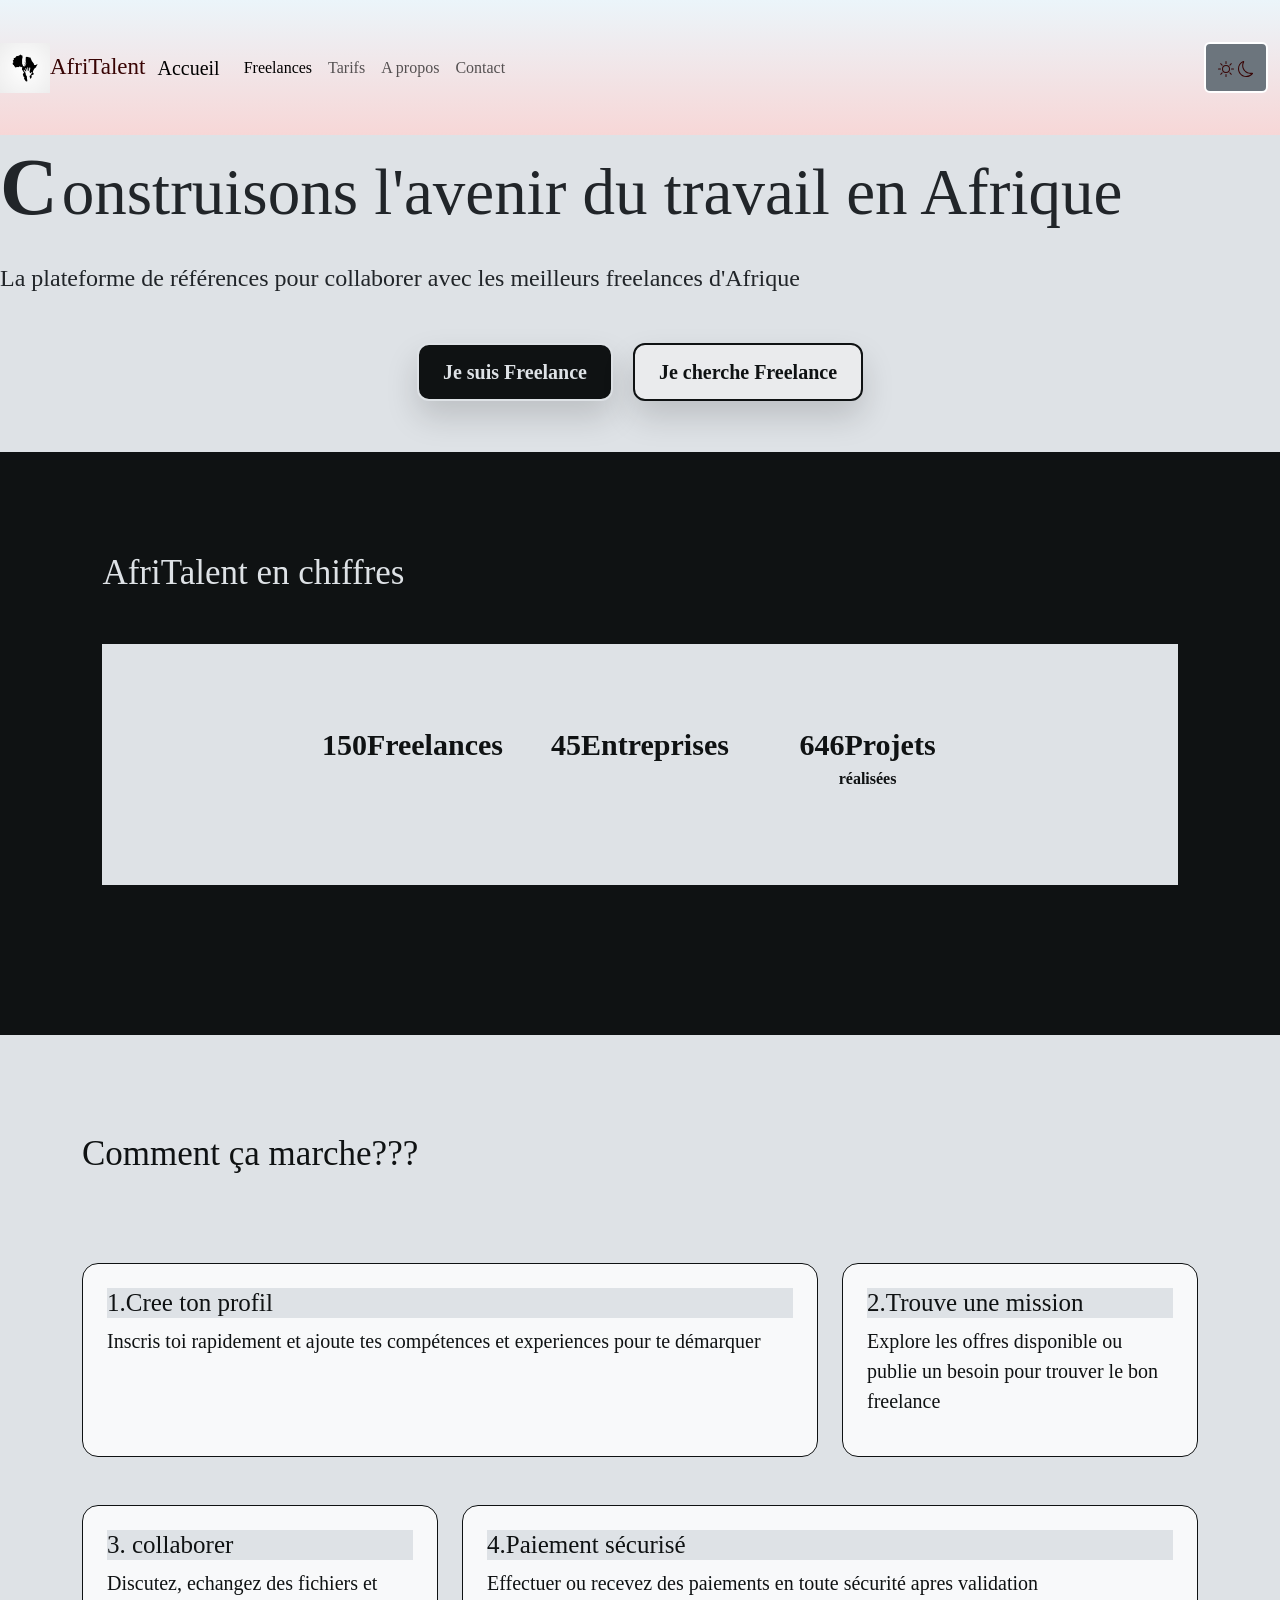
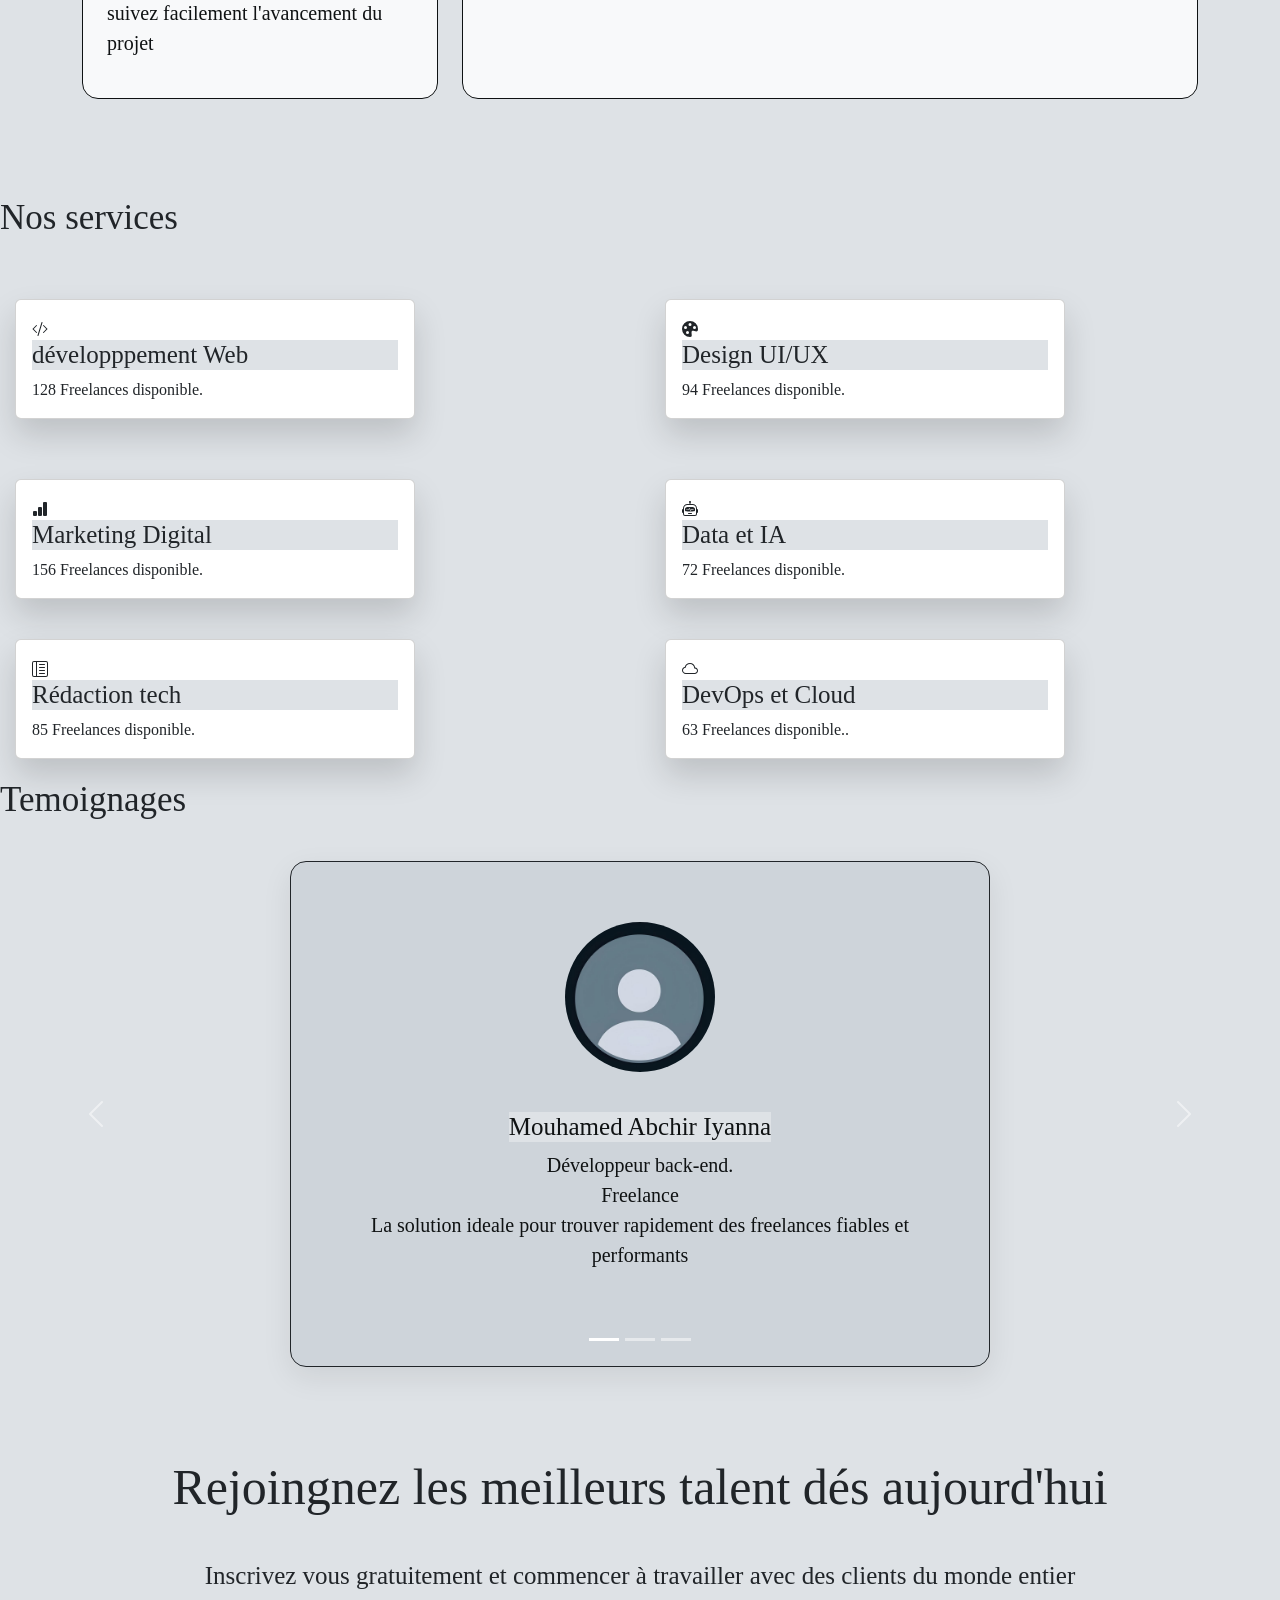
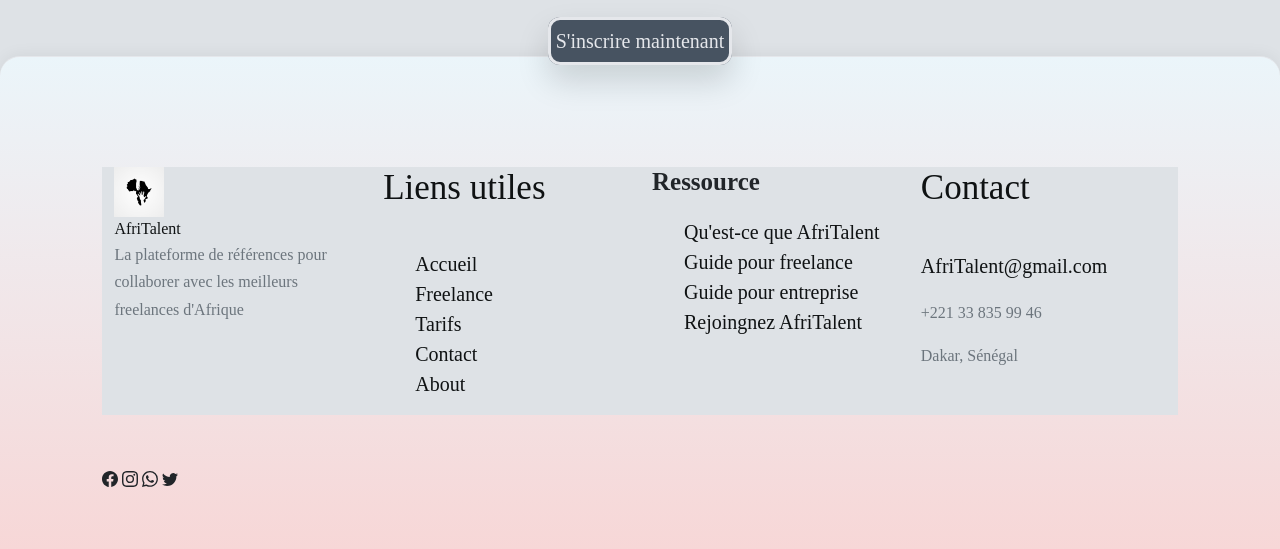
<file: index.html>
<!DOCTYPE html>
<html lang="fr">
<head> 
    <meta charset="UTF-8"> 
    <meta name="viewport" content="width=device-width, initial-scale=1.0"> 
    <title>AfriTalent — Accueil</title> 

    <!-- Bootstrap 5 via CDN : feuille de style --> 
    <link 
href="https://cdn.jsdelivr.net/npm/bootstrap@5.3.0/dist/css/bootstrap.min.css" 
rel="stylesheet">

    <!-- Votre feuille de style personnelle --> 
    <link rel="stylesheet" href="css/style.css">


    <!-- lien google font -->
<style>
@import url('https://fonts.googleapis.com/css2?family=Playwrite+AR+Guides&family=Playwrite+GB+J+Guides:ital@0;1&family=Playwrite+MX+Guides&display=swap');
</style>
</head>
<body> 

    <!-- Le contenu de la page sera ajoute ici --> 

<nav class="navbar navbar-expand-lg bg-body-tertiary">
  <img src="images/Logo-Design.jpg" alt="logo" width="50"><span>AfriTalent</span>
  <div class="container-fluid">
    <a class="navbar-brand" href="index.html">Accueil</a>
    <button class="navbar-toggler" type="button" data-bs-toggle="collapse" data-bs-target="#navbarNav" aria-controls="navbarNav" aria-expanded="false" aria-label="Toggle navigation">
      <span class="navbar-toggler-icon"></span>
    </button>
    <div class="collapse navbar-collapse" id="navbarNav">
      <ul class="navbar-nav">
        <li class="nav-item">
          <a class="nav-link active" aria-current="page" href="Freelances.html">Freelances</a>
        </li>
        <li class="nav-item">
          <a class="nav-link" href="Tarifs.html">Tarifs</a>
        </li>
        <li class="nav-item">
          <a class="nav-link" href="About.html">A propos</a>
        </li>
        <li class="nav-item">
          <a class="nav-link"  href="Contact.html">Contact</a>
        </li>
      </ul>
    </div>
    <button id="theme-toggle" class="btn btn-secondary ms-2" type="button">
        <span class="icon-light"><svg xmlns="http://www.w3.org/2000/svg" width="16" height="16" fill="currentColor" class="bi bi-sun" viewBox="0 0 16 16">
        <path d="M8 11a3 3 0 1 1 0-6 3 3 0 0 1 0 6m0 1a4 4 0 1 0 0-8 4 4 0 0 0 0 8M8 0a.5.5 0 0 1 .5.5v2a.5.5 0 0 1-1 0v-2A.5.5 0 0 1 8 0m0 13a.5.5 0 0 1 .5.5v2a.5.5 0 0 1-1 0v-2A.5.5 0 0 1 8 13m8-5a.5.5 0 0 1-.5.5h-2a.5.5 0 0 1 0-1h2a.5.5 0 0 1 .5.5M3 8a.5.5 0 0 1-.5.5h-2a.5.5 0 0 1 0-1h2A.5.5 0 0 1 3 8m10.657-5.657a.5.5 0 0 1 0 .707l-1.414 1.415a.5.5 0 1 1-.707-.708l1.414-1.414a.5.5 0 0 1 .707 0m-9.193 9.193a.5.5 0 0 1 0 .707L3.05 13.657a.5.5 0 0 1-.707-.707l1.414-1.414a.5.5 0 0 1 .707 0m9.193 2.121a.5.5 0 0 1-.707 0l-1.414-1.414a.5.5 0 0 1 .707-.707l1.414 1.414a.5.5 0 0 1 0 .707M4.464 4.465a.5.5 0 0 1-.707 0L2.343 3.05a.5.5 0 1 1 .707-.707l1.414 1.414a.5.5 0 0 1 0 .708"/>
        </svg></span>
        <span class="icon-dark"><svg xmlns="http://www.w3.org/2000/svg" width="16" height="16" fill="currentColor" class="bi bi-moon" viewBox="0 0 16 16">
        <path d="M6 .278a.77.77 0 0 1 .08.858 7.2 7.2 0 0 0-.878 3.46c0 4.021 3.278 7.277 7.318 7.277q.792-.001 1.533-.16a.79.79 0 0 1 .81.316.73.73 0 0 1-.031.893A8.35 8.35 0 0 1 8.344 16C3.734 16 0 12.286 0 7.71 0 4.266 2.114 1.312 5.124.06A.75.75 0 0 1 6 .278M4.858 1.311A7.27 7.27 0 0 0 1.025 7.71c0 4.02 3.279 7.276 7.319 7.276a7.32 7.32 0 0 0 5.205-2.162q-.506.063-1.029.063c-4.61 0-8.343-3.714-8.343-8.29 0-1.167.242-2.278.681-3.286"/>
        </svg></span>
      </button>
  </div>
</nav>
  
<!--main represente le contenu principal du corps-->
<main>
      <!--Section Hero accroche principale et sous titre-->
  <section id="Hero">
    <h1>Construisons l'avenir du travail en Afrique</h1>
    <h2>La plateforme de références pour collaborer avec les meilleurs freelances d'Afrique</h2>
    <div class="container">
      <a href="#" class="btn_primary">Je suis Freelance</a>
      <a href="#" class="btn_secondary">Je cherche Freelance</a>
    </div>
    </section>

    <!--Section statistique-->
 <section id="statistiques" class="fade-in-section "> 
  <h2>AfriTalent en chiffres</h2> 
  <div class="container py-5"> 
    
    <div class="row text-center"> 
      <div class="col-12 col-md-6 col-lg-4 "><p><span class="statistique" data-target="150">0</span>Freelances</p></div> 
      <div class="col-12 col-md-6 col-lg-4 "><p><span class="statistique" data-target="45">0</span>Entreprises</p></div> 
      <div class="col-12 col-md-6 col-lg-4 "><p><span class="statistique" data-target="2500">0</span>Projets réalisées</p></div> 
    </div> 
  </div> 
</section> 

  <!--Section Comment ça marche-->
<section id="marche">
<div class="container py-5">
  <div class="row g-4">
      <h2>Comment ça marche???</h2>
    <div class="col-md-8 bento-col">
      <div class="bento">
        <h3>1.Cree ton profil</h3>
        <p>Inscris toi rapidement et ajoute tes compétences et experiences pour te démarquer</p>
      </div>
    </div>

    <div class="col-md-4 bento-col">
      <div class="bento">
        <h3>2.Trouve une mission</h3>
        <p>Explore les offres disponible ou publie un besoin pour trouver le bon freelance</p>
      </div>
    </div>

    <div class="col-md-4 bento-col">
      <div class="bento">
        <h3> 3. collaborer</h3>
        <p>Discutez, echangez des fichiers et suivez facilement l'avancement du projet</p>
      </div>
    </div>

    <div class="col-md-8 bento-col">
      <div class="bento">
        <h3>4.Paiement sécurisé</h3>
        <p>Effectuer ou recevez des paiements en toute sécurité apres validation</p>
    </div>
   </div>
  </div>
</div>

</section>

  <!--Section Service carte et icone bootstrap-->
<section id="Service">
  <h2>Nos services</h2>
<div class="service">
  <div class="col">
    <div class="card">
      <div class="card-body">

        <!--Bootstrap icons-->
        <svg xmlns="http://www.w3.org/2000/svg" width="16" height="16" fill="currentColor" class="bi bi-code-slash" viewBox="0 0 16 16">
           <path d="M10.478 1.647a.5.5 0 1 0-.956-.294l-4 13a.5.5 0 0 0 .956.294zM4.854 4.146a.5.5 0 0 1 0 .708L1.707 8l3.147 3.146a.5.5 0 0 1-.708.708l-3.5-3.5a.5.5 0 0 1 0-.708l3.5-3.5a.5.5 0 0 1 .708 0m6.292 0a.5.5 0 0 0 0 .708L14.293 8l-3.147 3.146a.5.5 0 0 0 .708.708l3.5-3.5a.5.5 0 0 0 0-.708l-3.5-3.5a.5.5 0 0 0-.708 0"/>
        </svg>
        <h3 class="card-title">développpement Web</h3>
        <p class="card-text">128 Freelances disponible.</p>
      </div>
    </div>
  </div>
  <div class="col">
    <div class="card">
      <div class="card-body">
        <svg xmlns="http://www.w3.org/2000/svg" width="16" height="16" fill="currentColor" class="bi bi-palette-fill" viewBox="0 0 16 16">
          <path d="M12.433 10.07C14.133 10.585 16 11.15 16 8a8 8 0 1 0-8 8c1.996 0 1.826-1.504 1.649-3.08-.124-1.101-.252-2.237.351-2.92.465-.527 1.42-.237 2.433.07M8 5a1.5 1.5 0 1 1 0-3 1.5 1.5 0 0 1 0 3m4.5 3a1.5 1.5 0 1 1 0-3 1.5 1.5 0 0 1 0 3M5 6.5a1.5 1.5 0 1 1-3 0 1.5 1.5 0 0 1 3 0m.5 6.5a1.5 1.5 0 1 1 0-3 1.5 1.5 0 0 1 0 3"/>
        </svg>
        <h3 class="card-title">Design UI/UX</h3>
        <p class="card-text">94 Freelances disponible.</p>
      </div>
    </div>
  </div>
  <div class="col">
    <div class="card">
      <div class="card-body">
        <svg xmlns="http://www.w3.org/2000/svg" width="16" height="16" fill="currentColor" class="bi bi-bar-chart-fill" viewBox="0 0 16 16">
          <path d="M1 11a1 1 0 0 1 1-1h2a1 1 0 0 1 1 1v3a1 1 0 0 1-1 1H2a1 1 0 0 1-1-1zm5-4a1 1 0 0 1 1-1h2a1 1 0 0 1 1 1v7a1 1 0 0 1-1 1H7a1 1 0 0 1-1-1zm5-5a1 1 0 0 1 1-1h2a1 1 0 0 1 1 1v12a1 1 0 0 1-1 1h-2a1 1 0 0 1-1-1z"/>
        </svg>
        <h3 class="card-title">Marketing Digital</h3>
        <p class="card-text">156 Freelances disponible.</p>
      </div>
    </div>
  </div>
  <div class="col">
    <div class="card">
      <div class="card-body">
        <svg xmlns="http://www.w3.org/2000/svg" width="16" height="16" fill="currentColor" class="bi bi-robot" viewBox="0 0 16 16">
           <path d="M6 12.5a.5.5 0 0 1 .5-.5h3a.5.5 0 0 1 0 1h-3a.5.5 0 0 1-.5-.5M3 8.062C3 6.76 4.235 5.765 5.53 5.886a26.6 26.6 0 0 0 4.94 0C11.765 5.765 13 6.76 13 8.062v1.157a.93.93 0 0 1-.765.935c-.845.147-2.34.346-4.235.346s-3.39-.2-4.235-.346A.93.93 0 0 1 3 9.219zm4.542-.827a.25.25 0 0 0-.217.068l-.92.9a25 25 0 0 1-1.871-.183.25.25 0 0 0-.068.495c.55.076 1.232.149 2.02.193a.25.25 0 0 0 .189-.071l.754-.736.847 1.71a.25.25 0 0 0 .404.062l.932-.97a25 25 0 0 0 1.922-.188.25.25 0 0 0-.068-.495c-.538.074-1.207.145-1.98.189a.25.25 0 0 0-.166.076l-.754.785-.842-1.7a.25.25 0 0 0-.182-.135"/>
            <path d="M8.5 1.866a1 1 0 1 0-1 0V3h-2A4.5 4.5 0 0 0 1 7.5V8a1 1 0 0 0-1 1v2a1 1 0 0 0 1 1v1a2 2 0 0 0 2 2h10a2 2 0 0 0 2-2v-1a1 1 0 0 0 1-1V9a1 1 0 0 0-1-1v-.5A4.5 4.5 0 0 0 10.5 3h-2zM14 7.5V13a1 1 0 0 1-1 1H3a1 1 0 0 1-1-1V7.5A3.5 3.5 0 0 1 5.5 4h5A3.5 3.5 0 0 1 14 7.5"/>
        </svg>
        <h3 class="card-title">Data et IA</h3>
        <p class="card-text">72 Freelances disponible.</p>
      </div>
    </div>
  </div>
</div>
<div class="service">
  <div class="col">
    <div class="card">
      <div class="card-body">
        <svg xmlns="http://www.w3.org/2000/svg" width="16" height="16" fill="currentColor" class="bi bi-layout-text-sidebar-reverse" viewBox="0 0 16 16">
          <path d="M12.5 3a.5.5 0 0 1 0 1h-5a.5.5 0 0 1 0-1zm0 3a.5.5 0 0 1 0 1h-5a.5.5 0 0 1 0-1zm.5 3.5a.5.5 0 0 0-.5-.5h-5a.5.5 0 0 0 0 1h5a.5.5 0 0 0 .5-.5m-.5 2.5a.5.5 0 0 1 0 1h-5a.5.5 0 0 1 0-1z"/>
          <path d="M16 2a2 2 0 0 0-2-2H2a2 2 0 0 0-2 2v12a2 2 0 0 0 2 2h12a2 2 0 0 0 2-2zM4 1v14H2a1 1 0 0 1-1-1V2a1 1 0 0 1 1-1zm1 0h9a1 1 0 0 1 1 1v12a1 1 0 0 1-1 1H5z"/>
        </svg>
        <h3 class="card-title">Rédaction tech</h3>
        <p class="card-text">85 Freelances disponible.</p>
      </div>
    </div>
  </div>
  <div class="col">
    <div class="card">
      <div class="card-body">
        <svg xmlns="http://www.w3.org/2000/svg" width="16" height="16" fill="currentColor" class="bi bi-cloud" viewBox="0 0 16 16">
          <path d="M4.406 3.342A5.53 5.53 0 0 1 8 2c2.69 0 4.923 2 5.166 4.579C14.758 6.804 16 8.137 16 9.773 16 11.569 14.502 13 12.687 13H3.781C1.708 13 0 11.366 0 9.318c0-1.763 1.266-3.223 2.942-3.593.143-.863.698-1.723 1.464-2.383m.653.757c-.757.653-1.153 1.44-1.153 2.056v.448l-.445.049C2.064 6.805 1 7.952 1 9.318 1 10.785 2.23 12 3.781 12h8.906C13.98 12 15 10.988 15 9.773c0-1.216-1.02-2.228-2.313-2.228h-.5v-.5C12.188 4.825 10.328 3 8 3a4.53 4.53 0 0 0-2.941 1.1z"/>
        </svg>
        <h3 class="card-title">DevOps et Cloud</h3>
        <p class="card-text">63 Freelances disponible..</p>
      </div>
    </div>
  </div>
</div>
  

  </section>

  <!--Section Temoignages carousel bootstrap-->
 <section id="Temoignages">
  <h2 >Temoignages</h2>
  
<div id="carouselExampleCaptions" class="carousel slide">
  <div class="carousel-indicators">
    <button type="button" data-bs-target="#carouselExampleCaptions" data-bs-slide-to="0" class="active" aria-current="true" aria-label="Slide 1"></button>
    <button type="button" data-bs-target="#carouselExampleCaptions" data-bs-slide-to="1" aria-label="Slide 2"></button>
    <button type="button" data-bs-target="#carouselExampleCaptions" data-bs-slide-to="2" aria-label="Slide 3"></button>
  </div>
  <div class="carousel-inner">
    <div class="carousel-item active">
      <img src="images/télécharger8.jpg" alt="temoin" class="d-block" >
      <div class="carousel-caption ">
        <h3>Mouhamed Abchir Iyanna</h3>
        <p>Développeur back-end. <br>Freelance <br>La solution ideale pour trouver rapidement des freelances fiables et performants</p>
      </div>
    </div>
    <div class="carousel-item">
      <img src="images/télécharger8.jpg" class="d-block " alt="temoin">
      <div class="carousel-caption ">
        <h3>François Du Pont</h3>
        <p>Développeur Full Stack. <br>Entrepreneur <br>Des experts à porter de clic pour faire grandir vos entreprises</p>
      </div>
    </div>
    <div class="carousel-item">
      <img src="images/télécharger8.jpg" class="d-block " alt="temoin">
      <div class="carousel-caption ">
        <h3>Aminata Zahra Fall</h3>
        <p>Développeur font-end. <br>Freelance <br>Gagnez du temps et collaborer avec les meilleurs talents en quelques clics</p>
      </div>
    </div>
  </div>
  <button class="carousel-control-prev" type="button" data-bs-target="#carouselExampleCaptions" data-bs-slide="prev">
    <span class="carousel-control-prev-icon" aria-hidden="true"></span>
    <span class="visually-hidden">Previous</span>
  </button>
  <button class="carousel-control-next" type="button" data-bs-target="#carouselExampleCaptions" data-bs-slide="next">
    <span class="carousel-control-next-icon" aria-hidden="true"></span>
    <span class="visually-hidden">Next</span>
  </button>
</div>
 </section>

  <!--Section appel à l'action -->
<section id="cta">
<div class="overlay">
  <div class="content">
    <h2>Rejoingnez les meilleurs talent dés aujourd'hui</h2>
    <p>Inscrivez vous gratuitement et commencer à travailler avec des clients du monde entier</p>
    <a href="Contact.html" class="cta-btn"> S'inscrire maintenant</a>
  </div>
</div>
</section>

</main>

<!--Pied de page-->
<!--Footer rePrésente un pied de page pour sa section de contenu la plus proche -->
<footer id="footer">
  <div class="container">
    <div class="row g-4">
      <div class="col-12 col-md-6 col-lg-3">
        <img src="images/Logo-Design.jpg" alt="logo AfriTalent" width="50" height="50">
        <span>AfriTalent</span>
        <p>La plateforme de références pour collaborer avec les meilleurs freelances d'Afrique</p>
        
      </div>
      <div class="col-12 col-md-6 col-lg-3" >
        <h2>Liens utiles</h2>
        <ul>
          <li><a href="index.html">Accueil</a></li>
          <li><a href="Freelances.html">Freelance</a></li>
          <li><a href="Tarifs.html">Tarifs</a></li>
          <li><a href="Contact.html">Contact</a></li>
          <li><a href="About.html">About</a></li>
        </ul>
      </div>

      <div class="col-12 col-md-6 col-lg-3">
        <h3>Ressource</h3>
        <ul>
          <li><a href="#">Qu'est-ce que AfriTalent</a></li>
          <li><a href="#">Guide pour freelance</a></li>
          <li><a href="#">Guide pour entreprise</a></li>
          <li><a href="#">Rejoingnez AfriTalent</a></li>
        </ul>
      </div>

      <div class="col-12 col-md-6 col-lg-3">
        <h2>Contact</h2>
        <address>
          <p><i class="bi-envelope" aria-hidden="true"></i><a href="#">AfriTalent@gmail.com</a></p>
          <p><i class="bi bi-telephone" aria-hidden="true"></i>+221 33 835 99 46</p>
          <p><i class="bi bi-geo-alt" aria-hidden="true"></i>Dakar, Sénégal</p>
        </address>
      </div>

    </div>
  </div>

  <!-- Bootstrap icons -->
  <svg xmlns="http://www.w3.org/2000/svg" width="16" height="16" fill="currentColor" class="bi bi-facebook" viewBox="0 0 16 16">
  <path d="M16 8.049c0-4.446-3.582-8.05-8-8.05C3.58 0-.002 3.603-.002 8.05c0 4.017 2.926 7.347 6.75 7.951v-5.625h-2.03V8.05H6.75V6.275c0-2.017 1.195-3.131 3.022-3.131.876 0 1.791.157 1.791.157v1.98h-1.009c-.993 0-1.303.621-1.303 1.258v1.51h2.218l-.354 2.326H9.25V16c3.824-.604 6.75-3.934 6.75-7.951"/>
</svg>
<svg xmlns="http://www.w3.org/2000/svg" width="16" height="16" fill="currentColor" class="bi bi-instagram" viewBox="0 0 16 16">
  <path d="M8 0C5.829 0 5.556.01 4.703.048 3.85.088 3.269.222 2.76.42a3.9 3.9 0 0 0-1.417.923A3.9 3.9 0 0 0 .42 2.76C.222 3.268.087 3.85.048 4.7.01 5.555 0 5.827 0 8.001c0 2.172.01 2.444.048 3.297.04.852.174 1.433.372 1.942.205.526.478.972.923 1.417.444.445.89.719 1.416.923.51.198 1.09.333 1.942.372C5.555 15.99 5.827 16 8 16s2.444-.01 3.298-.048c.851-.04 1.434-.174 1.943-.372a3.9 3.9 0 0 0 1.416-.923c.445-.445.718-.891.923-1.417.197-.509.332-1.09.372-1.942C15.99 10.445 16 10.173 16 8s-.01-2.445-.048-3.299c-.04-.851-.175-1.433-.372-1.941a3.9 3.9 0 0 0-.923-1.417A3.9 3.9 0 0 0 13.24.42c-.51-.198-1.092-.333-1.943-.372C10.443.01 10.172 0 7.998 0zm-.717 1.442h.718c2.136 0 2.389.007 3.232.046.78.035 1.204.166 1.486.275.373.145.64.319.92.599s.453.546.598.92c.11.281.24.705.275 1.485.039.843.047 1.096.047 3.231s-.008 2.389-.047 3.232c-.035.78-.166 1.203-.275 1.485a2.5 2.5 0 0 1-.599.919c-.28.28-.546.453-.92.598-.28.11-.704.24-1.485.276-.843.038-1.096.047-3.232.047s-2.39-.009-3.233-.047c-.78-.036-1.203-.166-1.485-.276a2.5 2.5 0 0 1-.92-.598 2.5 2.5 0 0 1-.6-.92c-.109-.281-.24-.705-.275-1.485-.038-.843-.046-1.096-.046-3.233s.008-2.388.046-3.231c.036-.78.166-1.204.276-1.486.145-.373.319-.64.599-.92s.546-.453.92-.598c.282-.11.705-.24 1.485-.276.738-.034 1.024-.044 2.515-.045zm4.988 1.328a.96.96 0 1 0 0 1.92.96.96 0 0 0 0-1.92m-4.27 1.122a4.109 4.109 0 1 0 0 8.217 4.109 4.109 0 0 0 0-8.217m0 1.441a2.667 2.667 0 1 1 0 5.334 2.667 2.667 0 0 1 0-5.334"/>
</svg>
<svg xmlns="http://www.w3.org/2000/svg" width="16" height="16" fill="currentColor" class="bi bi-whatsapp" viewBox="0 0 16 16">
  <path d="M13.601 2.326A7.85 7.85 0 0 0 7.994 0C3.627 0 .068 3.558.064 7.926c0 1.399.366 2.76 1.057 3.965L0 16l4.204-1.102a7.9 7.9 0 0 0 3.79.965h.004c4.368 0 7.926-3.558 7.93-7.93A7.9 7.9 0 0 0 13.6 2.326zM7.994 14.521a6.6 6.6 0 0 1-3.356-.92l-.24-.144-2.494.654.666-2.433-.156-.251a6.56 6.56 0 0 1-1.007-3.505c0-3.626 2.957-6.584 6.591-6.584a6.56 6.56 0 0 1 4.66 1.931 6.56 6.56 0 0 1 1.928 4.66c-.004 3.639-2.961 6.592-6.592 6.592m3.615-4.934c-.197-.099-1.17-.578-1.353-.646-.182-.065-.315-.099-.445.099-.133.197-.513.646-.627.775-.114.133-.232.148-.43.05-.197-.1-.836-.308-1.592-.985-.59-.525-.985-1.175-1.103-1.372-.114-.198-.011-.304.088-.403.087-.088.197-.232.296-.346.1-.114.133-.198.198-.33.065-.134.034-.248-.015-.347-.05-.099-.445-1.076-.612-1.47-.16-.389-.323-.335-.445-.34-.114-.007-.247-.007-.38-.007a.73.73 0 0 0-.529.247c-.182.198-.691.677-.691 1.654s.71 1.916.81 2.049c.098.133 1.394 2.132 3.383 2.992.47.205.84.326 1.129.418.475.152.904.129 1.246.08.38-.058 1.171-.48 1.338-.943.164-.464.164-.86.114-.943-.049-.084-.182-.133-.38-.232"/>
</svg>
<svg xmlns="http://www.w3.org/2000/svg" width="16" height="16" fill="currentColor" class="bi bi-twitter" viewBox="0 0 16 16">
  <path d="M5.026 15c6.038 0 9.341-5.003 9.341-9.334q.002-.211-.006-.422A6.7 6.7 0 0 0 16 3.542a6.7 6.7 0 0 1-1.889.518 3.3 3.3 0 0 0 1.447-1.817 6.5 6.5 0 0 1-2.087.793A3.286 3.286 0 0 0 7.875 6.03a9.32 9.32 0 0 1-6.767-3.429 3.29 3.29 0 0 0 1.018 4.382A3.3 3.3 0 0 1 .64 6.575v.045a3.29 3.29 0 0 0 2.632 3.218 3.2 3.2 0 0 1-.865.115 3 3 0 0 1-.614-.057 3.28 3.28 0 0 0 3.067 2.277A6.6 6.6 0 0 1 .78 13.58a6 6 0 0 1-.78-.045A9.34 9.34 0 0 0 5.026 15"/>
</svg>


</footer>

<button id="back-to-top"></button>

    <!-- Bootstrap 5 via CDN : script JavaScript --> 
<script 
src="https://cdn.jsdelivr.net/npm/bootstrap@5.3.0/dist/js/bootstrap.bundle.min.js"
></script>

    <!-- Votre script JavaScript --> 
    <script src="css/js/main.js"></script>

</body>
</html>
</file>
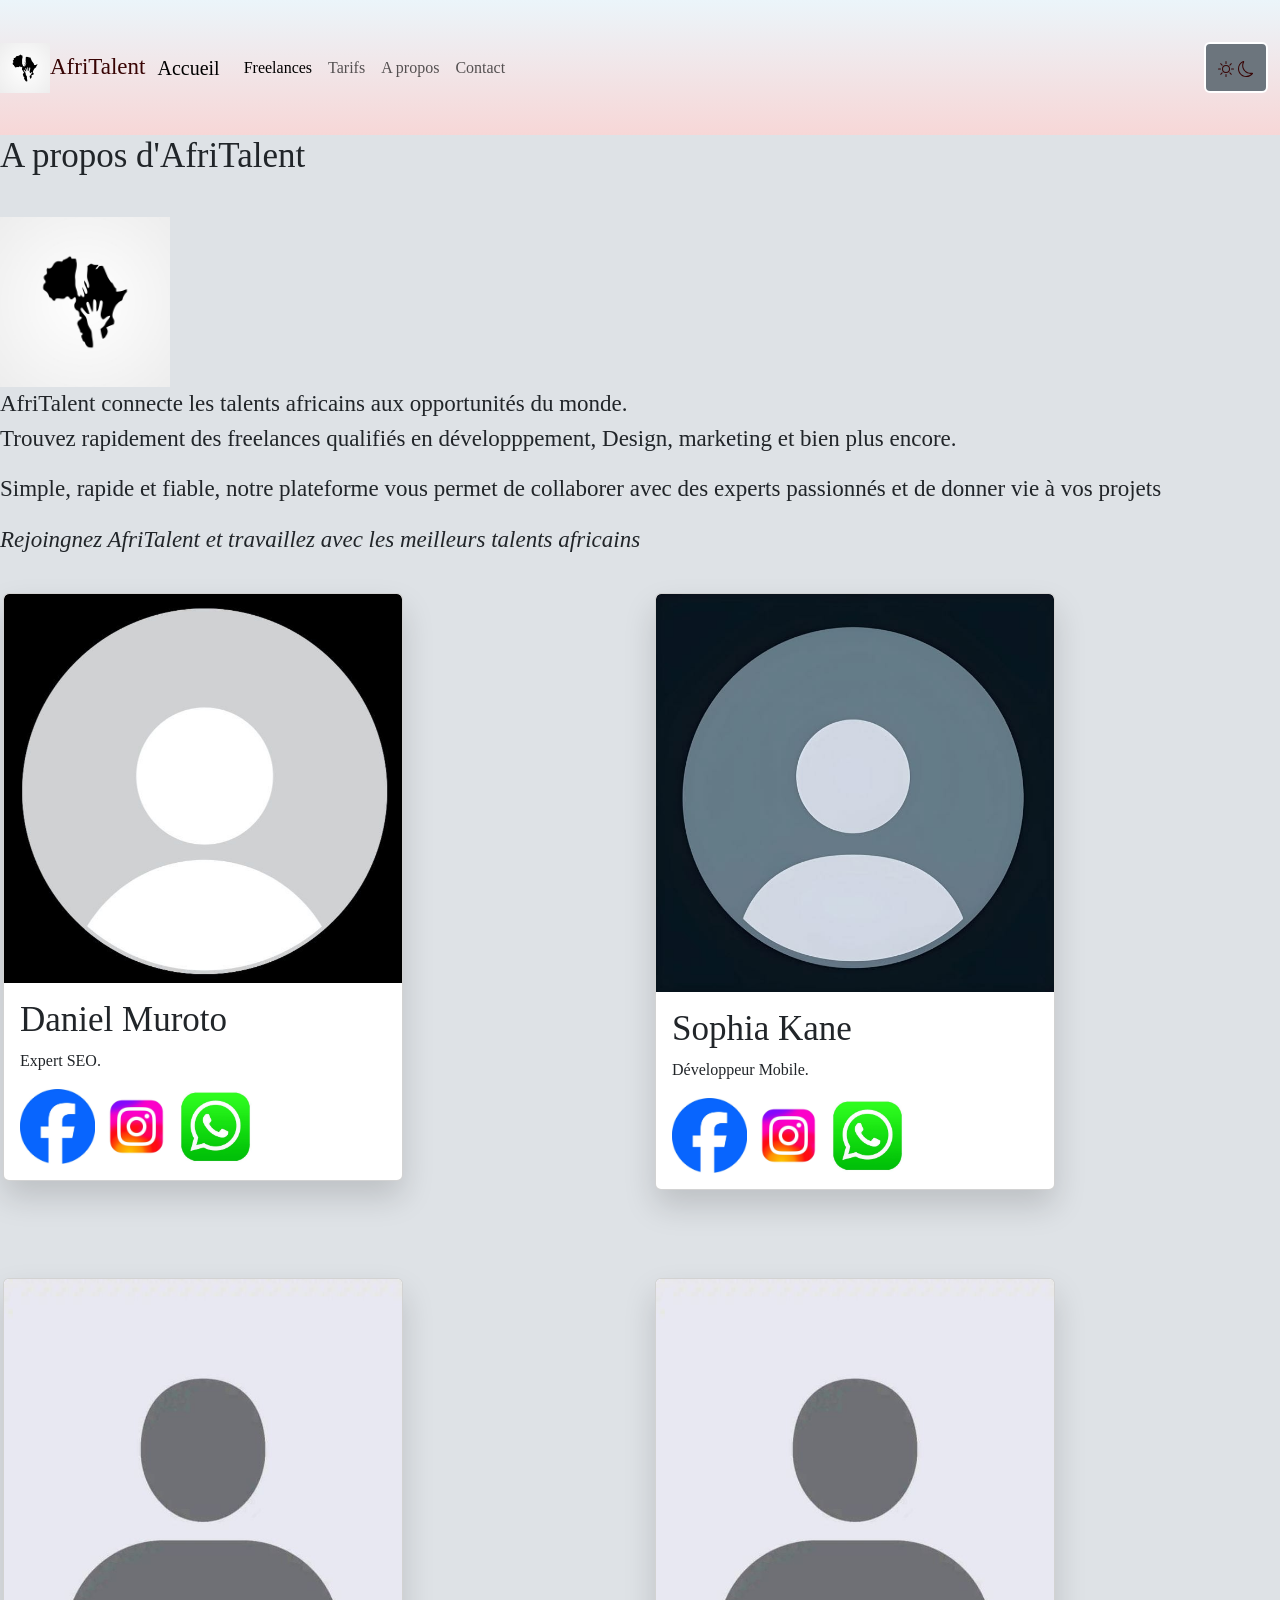
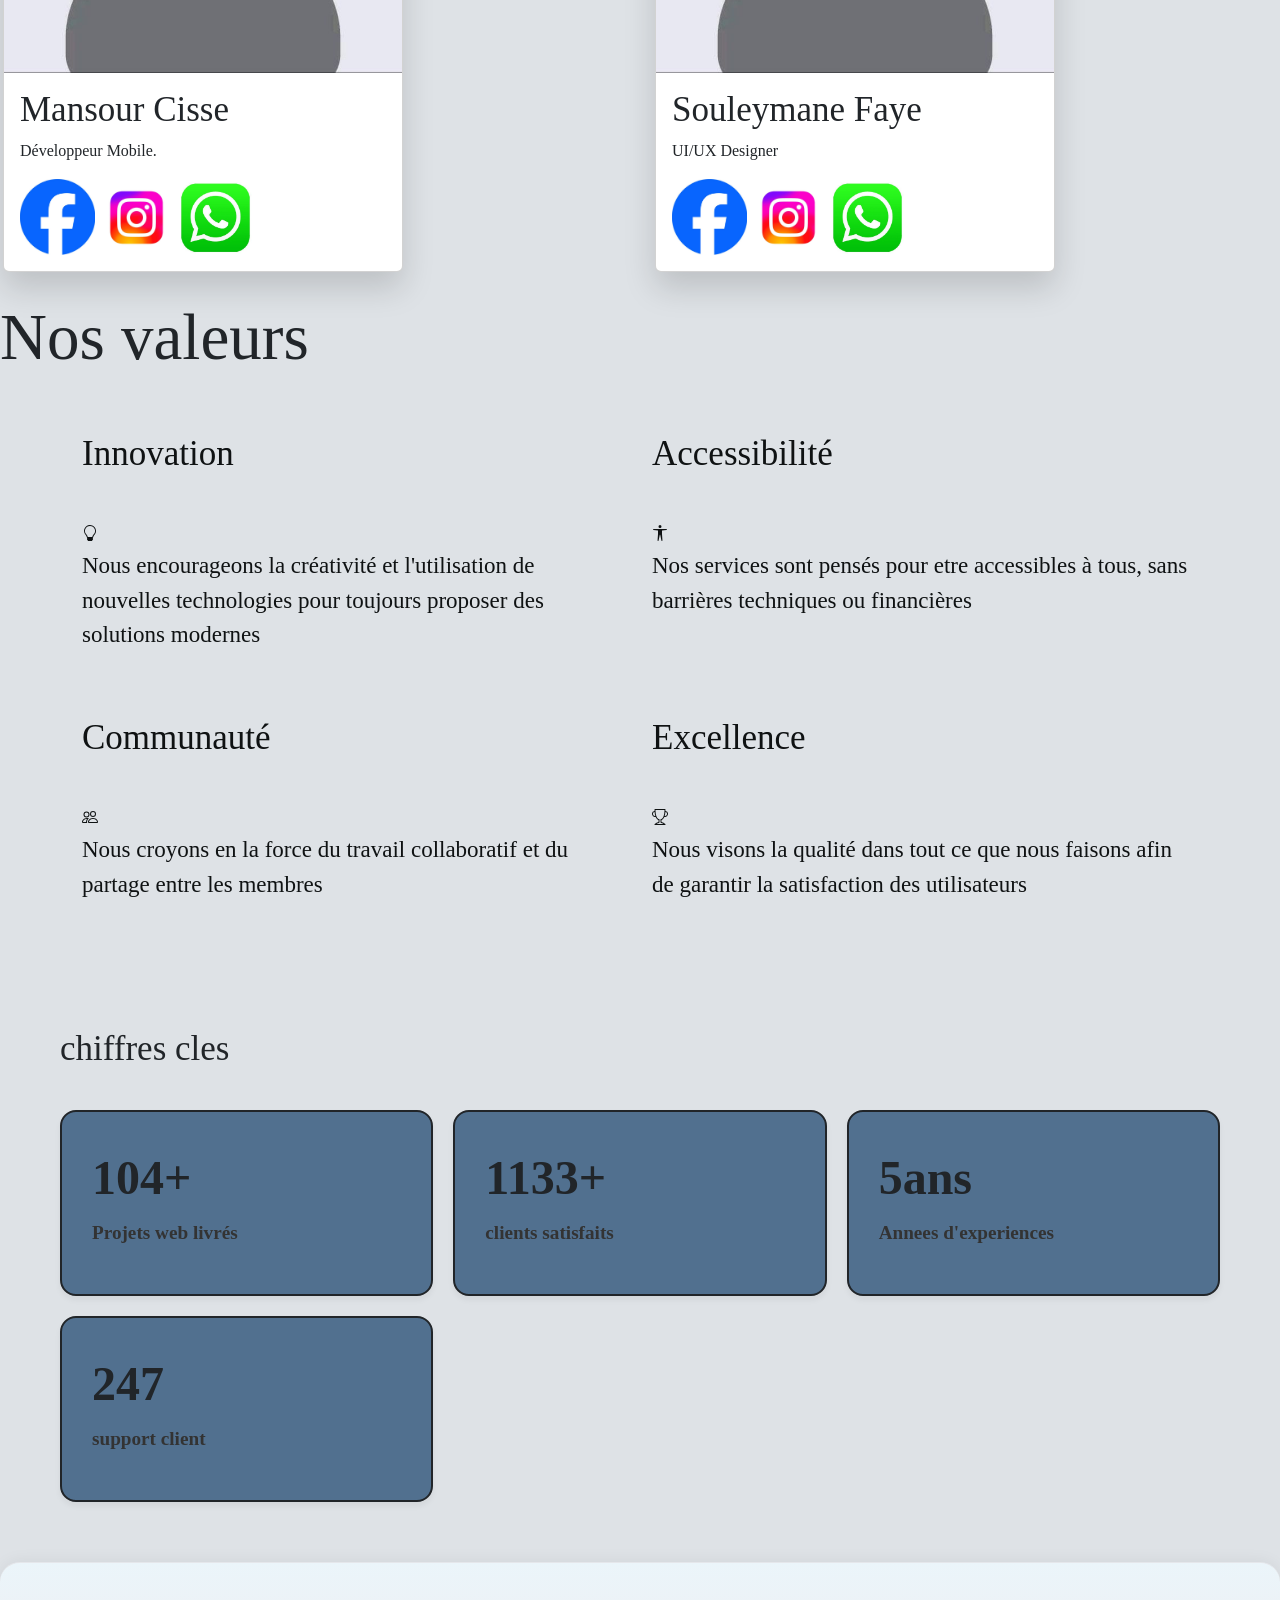
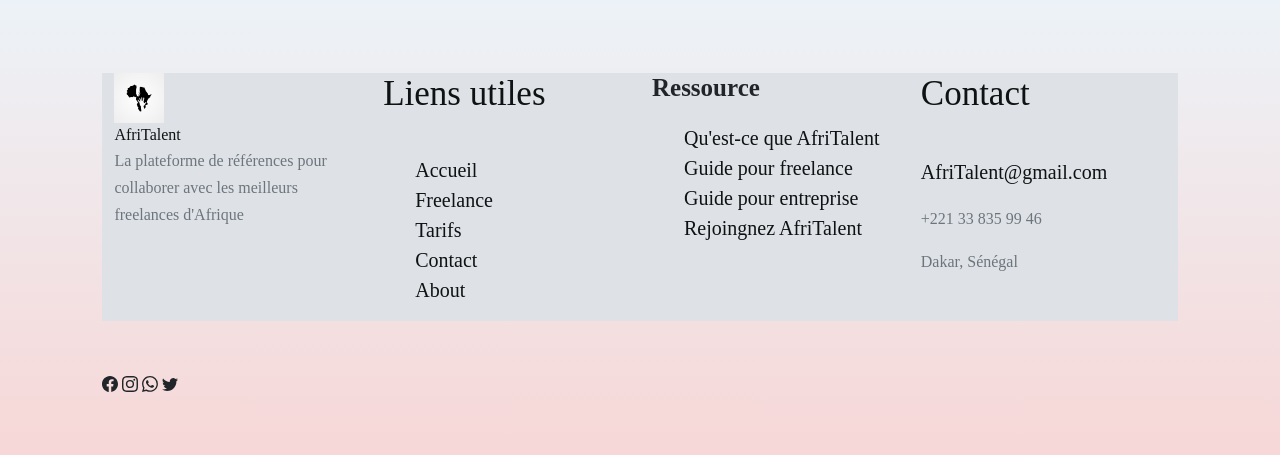
<file: About.html>
<!DOCTYPE html>
<html lang="fr">
<head> 
    <meta charset="UTF-8"> 
    <meta name="viewport" content="width=device-width, initial-scale=1.0"> 
    <title>AfriTalent — About</title> 

    <!-- Bootstrap 5 via CDN : feuille de style --> 
    <link 
href="https://cdn.jsdelivr.net/npm/bootstrap@5.3.0/dist/css/bootstrap.min.css" 
rel="stylesheet">

    <!-- Votre feuille de style personnelle --> 
    <link rel="stylesheet" href="css/style.css">
 
    <!-- lien google font -->
<style>
@import url('https://fonts.googleapis.com/css2?family=Playwrite+AR+Guides&family=Playwrite+GB+J+Guides:ital@0;1&family=Playwrite+MX+Guides&display=swap');
</style>
</head>
<body> 

    <!-- Le contenu de la page sera ajoute ici --> 

<nav class="navbar navbar-expand-lg bg-body-tertiary">
  <img src="images/Logo-Design.jpg" alt="logo" width="50"><span>AfriTalent</span>
  <div class="container-fluid">
    <a class="navbar-brand" href="index.html">Accueil</a>
    <button class="navbar-toggler" type="button" data-bs-toggle="collapse" data-bs-target="#navbarNav" aria-controls="navbarNav" aria-expanded="false" aria-label="Toggle navigation">
      <span class="navbar-toggler-icon"></span>
    </button>
    <div class="collapse navbar-collapse" id="navbarNav">
      <ul class="navbar-nav">
        <li class="nav-item">
          <a class="nav-link active" aria-current="page" href="Freelances.html">Freelances</a>
        </li>
        <li class="nav-item">
          <a class="nav-link" href="Tarifs.html">Tarifs</a>
        </li>
        <li class="nav-item">
          <a class="nav-link" href="About.html">A propos</a>
        </li>
        <li class="nav-item">
          <a class="nav-link"  href="Contact.html">Contact</a>
        </li>
      </ul>
    </div>
    <button id="theme-toggle" class="btn btn-secondary ms-2" type="button">
        <span class="icon-light"><svg xmlns="http://www.w3.org/2000/svg" width="16" height="16" fill="currentColor" class="bi bi-sun" viewBox="0 0 16 16">
         <path d="M8 11a3 3 0 1 1 0-6 3 3 0 0 1 0 6m0 1a4 4 0 1 0 0-8 4 4 0 0 0 0 8M8 0a.5.5 0 0 1 .5.5v2a.5.5 0 0 1-1 0v-2A.5.5 0 0 1 8 0m0 13a.5.5 0 0 1 .5.5v2a.5.5 0 0 1-1 0v-2A.5.5 0 0 1 8 13m8-5a.5.5 0 0 1-.5.5h-2a.5.5 0 0 1 0-1h2a.5.5 0 0 1 .5.5M3 8a.5.5 0 0 1-.5.5h-2a.5.5 0 0 1 0-1h2A.5.5 0 0 1 3 8m10.657-5.657a.5.5 0 0 1 0 .707l-1.414 1.415a.5.5 0 1 1-.707-.708l1.414-1.414a.5.5 0 0 1 .707 0m-9.193 9.193a.5.5 0 0 1 0 .707L3.05 13.657a.5.5 0 0 1-.707-.707l1.414-1.414a.5.5 0 0 1 .707 0m9.193 2.121a.5.5 0 0 1-.707 0l-1.414-1.414a.5.5 0 0 1 .707-.707l1.414 1.414a.5.5 0 0 1 0 .707M4.464 4.465a.5.5 0 0 1-.707 0L2.343 3.05a.5.5 0 1 1 .707-.707l1.414 1.414a.5.5 0 0 1 0 .708"/>
        </svg></span>
        <span class="icon-dark"><svg xmlns="http://www.w3.org/2000/svg" width="16" height="16" fill="currentColor" class="bi bi-moon" viewBox="0 0 16 16">
        <path d="M6 .278a.77.77 0 0 1 .08.858 7.2 7.2 0 0 0-.878 3.46c0 4.021 3.278 7.277 7.318 7.277q.792-.001 1.533-.16a.79.79 0 0 1 .81.316.73.73 0 0 1-.031.893A8.35 8.35 0 0 1 8.344 16C3.734 16 0 12.286 0 7.71 0 4.266 2.114 1.312 5.124.06A.75.75 0 0 1 6 .278M4.858 1.311A7.27 7.27 0 0 0 1.025 7.71c0 4.02 3.279 7.276 7.319 7.276a7.32 7.32 0 0 0 5.205-2.162q-.506.063-1.029.063c-4.61 0-8.343-3.714-8.343-8.29 0-1.167.242-2.278.681-3.286"/>
        </svg></span>
      </button>
  </div>
</nav>

<main>

  <!--section Histoire--> 
  <section id="about">
    <h2>A propos d'AfriTalent</h2>
    <div class="histoire">
      <img src="images/Logo-Design.jpg" alt="Logo" width="170">
      <p><strong>AfriTalent</strong>
        connecte les talents africains aux opportunités du monde. <br>Trouvez rapidement des freelances qualifiés en développpement, Design, marketing et bien plus encore.
      </p>
      <p>Simple, rapide et fiable, notre plateforme vous permet de collaborer avec des experts passionnés et de donner vie à vos projets</p>
      <p><em>Rejoingnez AfriTalent et travaillez avec les meilleurs talents africains</em></p>

    </div>
  </section>

  <!--section équipe--> 
  <section>

    <div class="row row-cols-1 row-cols-md-2 g-4">
  <div class="col">
    <div class="card">
      <img src="images/télécharger7.jpg" alt="Daniel" class="card-img-top" width="75">
      <div class="card-body">
        <h2 class="card-title">Daniel Muroto</h2>
        <p class="card-text">Expert SEO.</p>
        <a href="#" > <img src="images/Facebook.jpg" alt="Facebook" width="75"></a>
         <a href="#" > <img src="images/télécharger20.jpg" alt="insta" width="75"></a>
          <a href="#" > <img src="images/télécharger21.jpg" alt="whatsapp" width="75"></a>
      </div>
    </div>
  </div>
  <div class="col">
    <div class="card">
      <img src="images/télécharger8.jpg" alt="Sophia" class="card-img-top" width="75">
      <div class="card-body">
        <h2 class="card-title">Sophia Kane</h2>
        <p class="card-text">Développeur Mobile.</p>
        <a href="#" > <img src="images/Facebook.jpg" alt="Facebook" width="75"></a>
         <a href="#" > <img src="images/télécharger20.jpg" alt="insta" width="75"></a>
          <a href="#" > <img src="images/télécharger21.jpg" alt="whatsapp" width="75"></a>
      </div>
    </div>
  </div>
  <div class="col">
    <div class="card">
      <img src="images/télécharger6.jpg" class="card-img-top" alt="Mansour">
      <div class="card-body">
        <h2 class="card-title">Mansour Cisse</h2>
        <p class="card-text">Développeur Mobile.</p>
        <a href="#" > <img src="images/Facebook.jpg" alt="Facebook" width="75"></a>
         <a href="#" > <img src="images/télécharger20.jpg" alt="insta" width="75"></a>
          <a href="#" > <img src="images/télécharger21.jpg" alt="whatsapp" width="75"></a>
      </div>
    </div>
  </div>
  <div class="col">
    <div class="card">
      <img src="images/télécharger6.jpg" alt="jule" class="card-img-top" width="75">
      <div class="card-body">
        <h2 class="card-title">Souleymane Faye</h2>
        <p class="card-text">UI/UX Designer </p>
        <a href="#" > <img src="images/Facebook.jpg" alt="Facebook" width="75"></a>
         <a href="#" > <img src="images/télécharger20.jpg" alt="insta" width="75"></a>
          <a href="#" > <img src="images/télécharger21.jpg" alt="whatsapp" width="75"></a>
      </div>
    </div>
  </div>
</div>

  </section>

  <!--section Valeurs--> 
<section id="Valeur"> 
<h1>Nos valeurs</h1>
 <div class="container">
    <div class="row g-4">
      <div class="col-12 col-md-6">
        <h2>Innovation</h2>
        <svg xmlns="http://www.w3.org/2000/svg" width="16" height="16" fill="currentColor" class="bi bi-lightbulb" viewBox="0 0 16 16">
          <path d="M2 6a6 6 0 1 1 10.174 4.31c-.203.196-.359.4-.453.619l-.762 1.769A.5.5 0 0 1 10.5 13a.5.5 0 0 1 0 1 .5.5 0 0 1 0 1l-.224.447a1 1 0 0 1-.894.553H6.618a1 1 0 0 1-.894-.553L5.5 15a.5.5 0 0 1 0-1 .5.5 0 0 1 0-1 .5.5 0 0 1-.46-.302l-.761-1.77a2 2 0 0 0-.453-.618A5.98 5.98 0 0 1 2 6m6-5a5 5 0 0 0-3.479 8.592c.263.254.514.564.676.941L5.83 12h4.342l.632-1.467c.162-.377.413-.687.676-.941A5 5 0 0 0 8 1"/>
        </svg>
        <p>Nous encourageons la créativité et l'utilisation de nouvelles technologies pour toujours proposer des solutions modernes</p>
      </div>

      <div class="col-12 col-md-6">
        <h2>Accessibilité</h2>
        <svg xmlns="http://www.w3.org/2000/svg" width="16" height="16" fill="currentColor" class="bi bi-universal-access" viewBox="0 0 16 16">
          <path d="M9.5 1.5a1.5 1.5 0 1 1-3 0 1.5 1.5 0 0 1 3 0M6 5.5l-4.535-.442A.531.531 0 0 1 1.531 4H14.47a.531.531 0 0 1 .066 1.058L10 5.5V9l.452 6.42a.535.535 0 0 1-1.053.174L8.243 9.97c-.064-.252-.422-.252-.486 0l-1.156 5.624a.535.535 0 0 1-1.053-.174L6 9z"/>
        </svg>
        <p>Nos services sont pensés pour etre accessibles à tous, sans barrières techniques ou financières</p>
      </div>

      <div class="col-12 col-md-6">
        <h2>Communauté</h2>
        <svg xmlns="http://www.w3.org/2000/svg" width="16" height="16" fill="currentColor" class="bi bi-people" viewBox="0 0 16 16">
          <path d="M15 14s1 0 1-1-1-4-5-4-5 3-5 4 1 1 1 1zm-7.978-1L7 12.996c.001-.264.167-1.03.76-1.72C8.312 10.629 9.282 10 11 10c1.717 0 2.687.63 3.24 1.276.593.69.758 1.457.76 1.72l-.008.002-.014.002zM11 7a2 2 0 1 0 0-4 2 2 0 0 0 0 4m3-2a3 3 0 1 1-6 0 3 3 0 0 1 6 0M6.936 9.28a6 6 0 0 0-1.23-.247A7 7 0 0 0 5 9c-4 0-5 3-5 4q0 1 1 1h4.216A2.24 2.24 0 0 1 5 13c0-1.01.377-2.042 1.09-2.904.243-.294.526-.569.846-.816M4.92 10A5.5 5.5 0 0 0 4 13H1c0-.26.164-1.03.76-1.724.545-.636 1.492-1.256 3.16-1.275ZM1.5 5.5a3 3 0 1 1 6 0 3 3 0 0 1-6 0m3-2a2 2 0 1 0 0 4 2 2 0 0 0 0-4"/>
        </svg>
        <p>Nous croyons en la force du travail collaboratif et du partage entre les membres</p>
      </div>

      <div class="col-12 col-md-6">
        <h2>Excellence</h2>
        <svg xmlns="http://www.w3.org/2000/svg" width="16" height="16" fill="currentColor" class="bi bi-trophy" viewBox="0 0 16 16">
          <path d="M2.5.5A.5.5 0 0 1 3 0h10a.5.5 0 0 1 .5.5q0 .807-.034 1.536a3 3 0 1 1-1.133 5.89c-.79 1.865-1.878 2.777-2.833 3.011v2.173l1.425.356c.194.048.377.135.537.255L13.3 15.1a.5.5 0 0 1-.3.9H3a.5.5 0 0 1-.3-.9l1.838-1.379c.16-.12.343-.207.537-.255L6.5 13.11v-2.173c-.955-.234-2.043-1.146-2.833-3.012a3 3 0 1 1-1.132-5.89A33 33 0 0 1 2.5.5m.099 2.54a2 2 0 0 0 .72 3.935c-.333-1.05-.588-2.346-.72-3.935m10.083 3.935a2 2 0 0 0 .72-3.935c-.133 1.59-.388 2.885-.72 3.935M3.504 1q.01.775.056 1.469c.13 2.028.457 3.546.87 4.667C5.294 9.48 6.484 10 7 10a.5.5 0 0 1 .5.5v2.61a1 1 0 0 1-.757.97l-1.426.356a.5.5 0 0 0-.179.085L4.5 15h7l-.638-.479a.5.5 0 0 0-.18-.085l-1.425-.356a1 1 0 0 1-.757-.97V10.5A.5.5 0 0 1 9 10c.516 0 1.706-.52 2.57-2.864.413-1.12.74-2.64.87-4.667q.045-.694.056-1.469z"/>
        </svg>
        <p>Nous visons la qualité dans tout ce que nous faisons afin de garantir la satisfaction des utilisateurs</p>
      </div>

    </div>

    </div>
     

  </section>
<!-- section about chiffre -->
<section class="fade-in-section cle ">
  <H2>chiffres cles</H2>
  <div class="bento-grid">
    <div class="bento-item">
      <div class="stat-number"><span class="statistique" data-target="150">0</span>+</div>
      <p class="stat-label">Projets web livrés</p>
    </div>

    <div class="bento-item">
      <div class="stat-number"><span class="statistique" data-target="15450">0</span>+</div>
      <p class="stat-label">clients satisfaits</p>
    </div>

    <div class="bento-item">
      <div class="stat-number"><span class="statistique" data-target="5">0</span>ans</div>
      <p class="stat-label">Annees d'experiences</p>
    </div>
     
    <div class="bento-item">
      <div class="stat-number"><span class="statistique" data-target="24">0</span>7</div>
      <p class="stat-label">support client</p>
    </div>
  </div>

</section>
</main>

<!--Pied de page-->
<!--Footer rePrésente un pied de page pour sa section de contenu la plus proche -->
<footer id="footer">
  <div class="container">
    <div class="row g-4">
      <div class="col-12 col-md-6 col-lg-3">
        <img src="images/Logo-Design.jpg" alt="logo AfriTalent" width="50" height="50">
        <span>AfriTalent</span>
        <p>La plateforme de références pour collaborer avec les meilleurs freelances d'Afrique</p>
        
      </div>
      <div class="col-12 col-md-6 col-lg-3" >
        <h2>Liens utiles</h2>
        <ul>
          <li><a href="index.html">Accueil</a></li>
          <li><a href="Freelances.html">Freelance</a></li>
          <li><a href="Tarifs.html">Tarifs</a></li>
          <li><a href="Contact.html">Contact</a></li>
          <li><a href="About.html">About</a></li>
        </ul>
      </div>

      <div class="col-12 col-md-6 col-lg-3">
        <h3>Ressource</h3>
        <ul>
          <li><a href="#">Qu'est-ce que AfriTalent</a></li>
          <li><a href="#">Guide pour freelance</a></li>
          <li><a href="#">Guide pour entreprise</a></li>
          <li><a href="#">Rejoingnez AfriTalent</a></li>
        </ul>
      </div>

      <div class="col-12 col-md-6 col-lg-3">
        <h2>Contact</h2>
        <address>
          <p><i class="bi-envelope" aria-hidden="true"></i><a href="#">AfriTalent@gmail.com</a></p>
          <p><i class="bi bi-telephone" aria-hidden="true"></i>+221 33 835 99 46</p>
          <p><i class="bi bi-geo-alt" aria-hidden="true"></i>Dakar, Sénégal</p>
        </address>
      </div>
    </div>
  </div>
  <!-- Bootstrap icons -->
  <svg xmlns="http://www.w3.org/2000/svg" width="16" height="16" fill="currentColor" class="bi bi-facebook" viewBox="0 0 16 16">
  <path d="M16 8.049c0-4.446-3.582-8.05-8-8.05C3.58 0-.002 3.603-.002 8.05c0 4.017 2.926 7.347 6.75 7.951v-5.625h-2.03V8.05H6.75V6.275c0-2.017 1.195-3.131 3.022-3.131.876 0 1.791.157 1.791.157v1.98h-1.009c-.993 0-1.303.621-1.303 1.258v1.51h2.218l-.354 2.326H9.25V16c3.824-.604 6.75-3.934 6.75-7.951"/>
</svg>
<svg xmlns="http://www.w3.org/2000/svg" width="16" height="16" fill="currentColor" class="bi bi-instagram" viewBox="0 0 16 16">
  <path d="M8 0C5.829 0 5.556.01 4.703.048 3.85.088 3.269.222 2.76.42a3.9 3.9 0 0 0-1.417.923A3.9 3.9 0 0 0 .42 2.76C.222 3.268.087 3.85.048 4.7.01 5.555 0 5.827 0 8.001c0 2.172.01 2.444.048 3.297.04.852.174 1.433.372 1.942.205.526.478.972.923 1.417.444.445.89.719 1.416.923.51.198 1.09.333 1.942.372C5.555 15.99 5.827 16 8 16s2.444-.01 3.298-.048c.851-.04 1.434-.174 1.943-.372a3.9 3.9 0 0 0 1.416-.923c.445-.445.718-.891.923-1.417.197-.509.332-1.09.372-1.942C15.99 10.445 16 10.173 16 8s-.01-2.445-.048-3.299c-.04-.851-.175-1.433-.372-1.941a3.9 3.9 0 0 0-.923-1.417A3.9 3.9 0 0 0 13.24.42c-.51-.198-1.092-.333-1.943-.372C10.443.01 10.172 0 7.998 0zm-.717 1.442h.718c2.136 0 2.389.007 3.232.046.78.035 1.204.166 1.486.275.373.145.64.319.92.599s.453.546.598.92c.11.281.24.705.275 1.485.039.843.047 1.096.047 3.231s-.008 2.389-.047 3.232c-.035.78-.166 1.203-.275 1.485a2.5 2.5 0 0 1-.599.919c-.28.28-.546.453-.92.598-.28.11-.704.24-1.485.276-.843.038-1.096.047-3.232.047s-2.39-.009-3.233-.047c-.78-.036-1.203-.166-1.485-.276a2.5 2.5 0 0 1-.92-.598 2.5 2.5 0 0 1-.6-.92c-.109-.281-.24-.705-.275-1.485-.038-.843-.046-1.096-.046-3.233s.008-2.388.046-3.231c.036-.78.166-1.204.276-1.486.145-.373.319-.64.599-.92s.546-.453.92-.598c.282-.11.705-.24 1.485-.276.738-.034 1.024-.044 2.515-.045zm4.988 1.328a.96.96 0 1 0 0 1.92.96.96 0 0 0 0-1.92m-4.27 1.122a4.109 4.109 0 1 0 0 8.217 4.109 4.109 0 0 0 0-8.217m0 1.441a2.667 2.667 0 1 1 0 5.334 2.667 2.667 0 0 1 0-5.334"/>
</svg>
<svg xmlns="http://www.w3.org/2000/svg" width="16" height="16" fill="currentColor" class="bi bi-whatsapp" viewBox="0 0 16 16">
  <path d="M13.601 2.326A7.85 7.85 0 0 0 7.994 0C3.627 0 .068 3.558.064 7.926c0 1.399.366 2.76 1.057 3.965L0 16l4.204-1.102a7.9 7.9 0 0 0 3.79.965h.004c4.368 0 7.926-3.558 7.93-7.93A7.9 7.9 0 0 0 13.6 2.326zM7.994 14.521a6.6 6.6 0 0 1-3.356-.92l-.24-.144-2.494.654.666-2.433-.156-.251a6.56 6.56 0 0 1-1.007-3.505c0-3.626 2.957-6.584 6.591-6.584a6.56 6.56 0 0 1 4.66 1.931 6.56 6.56 0 0 1 1.928 4.66c-.004 3.639-2.961 6.592-6.592 6.592m3.615-4.934c-.197-.099-1.17-.578-1.353-.646-.182-.065-.315-.099-.445.099-.133.197-.513.646-.627.775-.114.133-.232.148-.43.05-.197-.1-.836-.308-1.592-.985-.59-.525-.985-1.175-1.103-1.372-.114-.198-.011-.304.088-.403.087-.088.197-.232.296-.346.1-.114.133-.198.198-.33.065-.134.034-.248-.015-.347-.05-.099-.445-1.076-.612-1.47-.16-.389-.323-.335-.445-.34-.114-.007-.247-.007-.38-.007a.73.73 0 0 0-.529.247c-.182.198-.691.677-.691 1.654s.71 1.916.81 2.049c.098.133 1.394 2.132 3.383 2.992.47.205.84.326 1.129.418.475.152.904.129 1.246.08.38-.058 1.171-.48 1.338-.943.164-.464.164-.86.114-.943-.049-.084-.182-.133-.38-.232"/>
</svg>
<svg xmlns="http://www.w3.org/2000/svg" width="16" height="16" fill="currentColor" class="bi bi-twitter" viewBox="0 0 16 16">
  <path d="M5.026 15c6.038 0 9.341-5.003 9.341-9.334q.002-.211-.006-.422A6.7 6.7 0 0 0 16 3.542a6.7 6.7 0 0 1-1.889.518 3.3 3.3 0 0 0 1.447-1.817 6.5 6.5 0 0 1-2.087.793A3.286 3.286 0 0 0 7.875 6.03a9.32 9.32 0 0 1-6.767-3.429 3.29 3.29 0 0 0 1.018 4.382A3.3 3.3 0 0 1 .64 6.575v.045a3.29 3.29 0 0 0 2.632 3.218 3.2 3.2 0 0 1-.865.115 3 3 0 0 1-.614-.057 3.28 3.28 0 0 0 3.067 2.277A6.6 6.6 0 0 1 .78 13.58a6 6 0 0 1-.78-.045A9.34 9.34 0 0 0 5.026 15"/>
</svg>

</footer>

   <button id="back-to-top"></button>
  
    <!-- Bootstrap 5 via CDN : script JavaScript --> 
<script 
src="https://cdn.jsdelivr.net/npm/bootstrap@5.3.0/dist/js/bootstrap.bundle.min.js"
></script>

    <!-- Votre script JavaScript --> 
    <script src="css/js/main.js"></script>

</body>
</html>
</file>
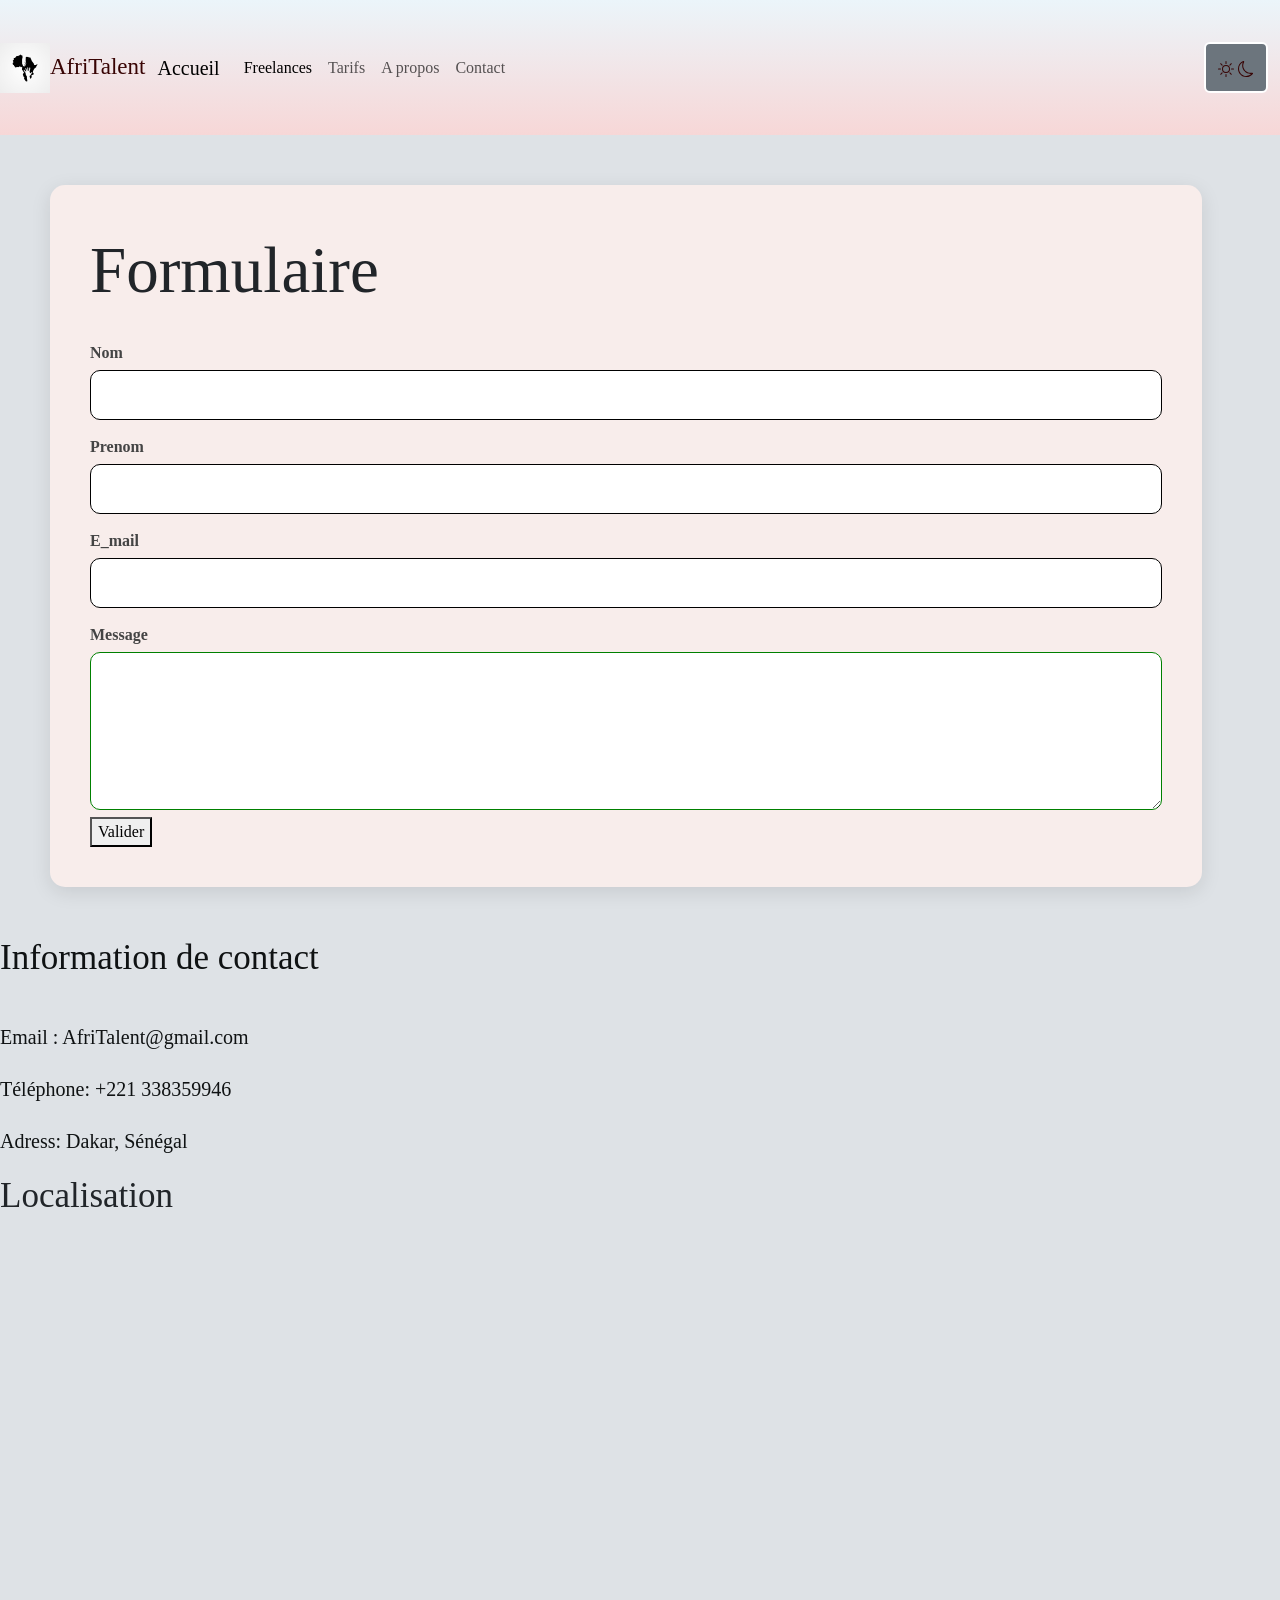
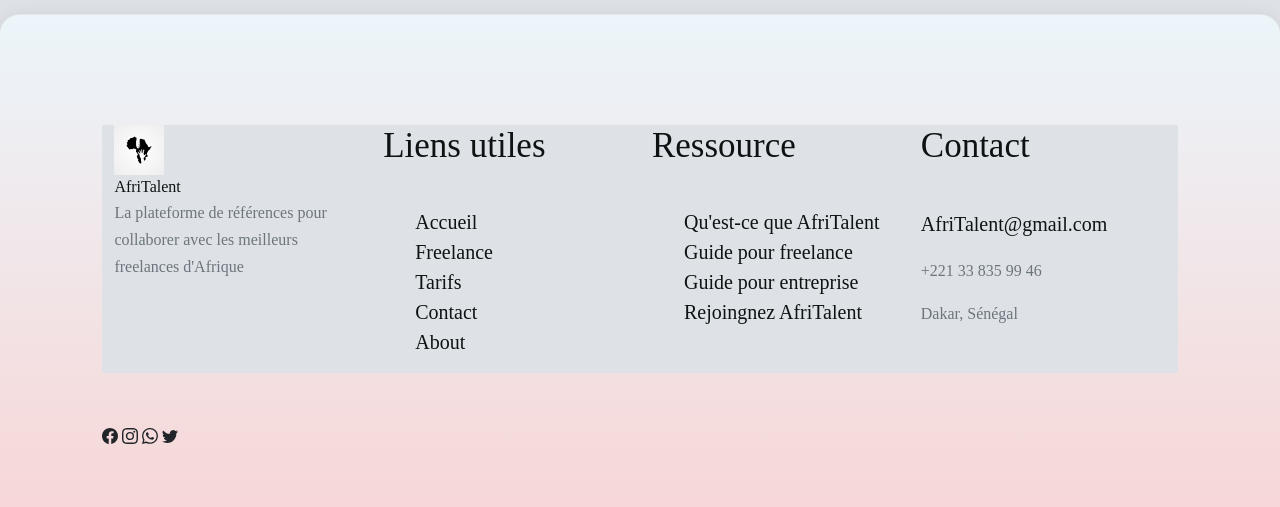
<file: Contact.html>
<!DOCTYPE html>
<html lang="fr">
<head> 
    <meta charset="UTF-8"> 
    <meta name="viewport" content="width=device-width, initial-scale=1.0"> 
    <title>AfriTalent — Contact</title> 

    <!-- Bootstrap 5 via CDN : feuille de style --> 
    <link 
href="https://cdn.jsdelivr.net/npm/bootstrap@5.3.0/dist/css/bootstrap.min.css" 
rel="stylesheet">

    <!-- Votre feuille de style personnelle --> 
    <link rel="stylesheet" href="css/style.css">

    <!-- lien google font -->
<style>
@import url('https://fonts.googleapis.com/css2?family=Playwrite+AR+Guides&family=Playwrite+GB+J+Guides:ital@0;1&family=Playwrite+MX+Guides&display=swap');
</style>

</head>
<body> 

    <!-- Le contenu de la page sera ajoute ici --> 

    <!-- navbar bootstrap--> 

<nav class="navbar navbar-expand-lg bg-body-tertiary">
  <img src="images/Logo-Design.jpg" alt="logo" width="50"><span>AfriTalent</span>
  <div class="container-fluid">
    <a class="navbar-brand" href="index.html">Accueil</a>
    <button class="navbar-toggler" type="button" data-bs-toggle="collapse" data-bs-target="#navbarNav" aria-controls="navbarNav" aria-expanded="false" aria-label="Toggle navigation">
      <span class="navbar-toggler-icon"></span>
    </button>
    <div class="collapse navbar-collapse" id="navbarNav">
      <ul class="navbar-nav">
        <li class="nav-item">
          <a class="nav-link active" aria-current="page" href="Freelances.html">Freelances</a>
        </li>
        <li class="nav-item">
          <a class="nav-link" href="Tarifs.html">Tarifs</a>
        </li>
        <li class="nav-item">
          <a class="nav-link" href="About.html">A propos</a>
        </li>
        <li class="nav-item">
          <a class="nav-link"  href="Contact.html">Contact</a>
        </li>
      </ul>
    </div>
    <button id="theme-toggle" class="btn btn-secondary ms-2" type="button">
        <span class="icon-light"><svg xmlns="http://www.w3.org/2000/svg" width="16" height="16" fill="currentColor" class="bi bi-sun" viewBox="0 0 16 16">
        <path d="M8 11a3 3 0 1 1 0-6 3 3 0 0 1 0 6m0 1a4 4 0 1 0 0-8 4 4 0 0 0 0 8M8 0a.5.5 0 0 1 .5.5v2a.5.5 0 0 1-1 0v-2A.5.5 0 0 1 8 0m0 13a.5.5 0 0 1 .5.5v2a.5.5 0 0 1-1 0v-2A.5.5 0 0 1 8 13m8-5a.5.5 0 0 1-.5.5h-2a.5.5 0 0 1 0-1h2a.5.5 0 0 1 .5.5M3 8a.5.5 0 0 1-.5.5h-2a.5.5 0 0 1 0-1h2A.5.5 0 0 1 3 8m10.657-5.657a.5.5 0 0 1 0 .707l-1.414 1.415a.5.5 0 1 1-.707-.708l1.414-1.414a.5.5 0 0 1 .707 0m-9.193 9.193a.5.5 0 0 1 0 .707L3.05 13.657a.5.5 0 0 1-.707-.707l1.414-1.414a.5.5 0 0 1 .707 0m9.193 2.121a.5.5 0 0 1-.707 0l-1.414-1.414a.5.5 0 0 1 .707-.707l1.414 1.414a.5.5 0 0 1 0 .707M4.464 4.465a.5.5 0 0 1-.707 0L2.343 3.05a.5.5 0 1 1 .707-.707l1.414 1.414a.5.5 0 0 1 0 .708"/>
        </svg></span>
        <span class="icon-dark"><svg xmlns="http://www.w3.org/2000/svg" width="16" height="16" fill="currentColor" class="bi bi-moon" viewBox="0 0 16 16">
        <path d="M6 .278a.77.77 0 0 1 .08.858 7.2 7.2 0 0 0-.878 3.46c0 4.021 3.278 7.277 7.318 7.277q.792-.001 1.533-.16a.79.79 0 0 1 .81.316.73.73 0 0 1-.031.893A8.35 8.35 0 0 1 8.344 16C3.734 16 0 12.286 0 7.71 0 4.266 2.114 1.312 5.124.06A.75.75 0 0 1 6 .278M4.858 1.311A7.27 7.27 0 0 0 1.025 7.71c0 4.02 3.279 7.276 7.319 7.276a7.32 7.32 0 0 0 5.205-2.162q-.506.063-1.029.063c-4.61 0-8.343-3.714-8.343-8.29 0-1.167.242-2.278.681-3.286"/>
        </svg></span>
      </button>
  </div>
</nav>
 
<!-- Main represente le contenu principal du corps d'un document --> 

<main>
  <section id="Contact">
    <div id="container">
      <h1>Formulaire</h1>

      <!-- form est l'élément representant un formulaire --> 
        <form method="post" id="form">
            <div>
              <!-- label permet d'identifier une instruction avec un identifiant pour y faire référence plus tard--> 
            <label for="nom">Nom</label>
            <!-- input est l'élément de saisie dans un formulaire --> 
            <input type="text" id="nom" name="nom" required>
            <span class="error" id="nomError">
              <br>
            </span>

            </div>

             <div>

            <label for="prenom">Prenom</label>
            <input type="text" id="prenom" name="prenom" required><span class="error" id="prenomError"></span><br>
            
            </div>

             <div>
            <label for="email">E_mail</label>
            <input type="email" id="email" name="email" required><span class="error" id="emailError"></span><br>
            
            </div>
           
            <div>
                <label for="message">Message</label>
                <textarea name="message" id="message" required rows="5" cols="30" class="sucess"></textarea>
                <span class="error" id="messageError"></span>
            </div>
             <button type="submit">Valider</button>
        </form>
    </div>
  </section>

<!-- information de contact --> 

 <section id="contact2">
  <div class="col-md-4" >
    <h2>Information de contact</h2>
    <p>Email : <a href="#">AfriTalent@gmail.com</a></p>
    <p>Téléphone: +221 338359946</p>
    <P>Adress: Dakar, Sénégal</P>
  </div>
 </section>

 <!-- carte google maps --> 
  <section id="localisation">
    <h2>Localisation</h2>
   <iframe src="https://www.google.com/maps/embed?pb=!1m18!1m12!1m3!1d123488.89531244329!2d-17.548228248033386!3d14.711009895448933!2m3!1f0!2f0!3f0!3m2!1i1024!2i768!4f13.1!3m3!1m2!1s0xec172f5b3c5bb71%3A0xb17c17d92d5db21f!2sDakar!5e0!3m2!1sfr!2ssn!4v1776633962208!5m2!1sfr!2ssn" width="500" height="350" style="border:0;" allowfullscreen="" loading="lazy" referrerpolicy="no-referrer-when-downgrade"></iframe>

  </section>

</main>


<!--Pied de page-->
<!--Footer rePrésente un pied de page pour sa section de contenu la plus proche -->
<footer id="footer">
  <div class="container">
    <div class="row g-4">
      <div class="col-12 col-md-6 col-lg-3">
        <img src="images/Logo-Design.jpg" alt="logo AfriTalent" width="50" height="50">
        <span>AfriTalent</span>
        <p>La plateforme de références pour collaborer avec les meilleurs freelances d'Afrique</p>
        
      </div>
      <div class="col-12 col-md-6 col-lg-3" >
        <h2>Liens utiles</h2>
        <ul>
          <li><a href="index.html">Accueil</a></li>
          <li><a href="Freelances.html">Freelance</a></li>
          <li><a href="Tarifs.html">Tarifs</a></li>
          <li><a href="Contact.html">Contact</a></li>
          <li><a href="About.html">About</a></li>
        </ul>
      </div>

      <div class="col-12 col-md-6 col-lg-3">
        <h2>Ressource</h2>
        <ul>
          <li><a href="#">Qu'est-ce que AfriTalent</a></li>
          <li><a href="#">Guide pour freelance</a></li>
          <li><a href="#">Guide pour entreprise</a></li>
          <li><a href="#">Rejoingnez AfriTalent</a></li>
        </ul>
      </div>

      <div class="col-12 col-md-6 col-lg-3">
        <h2>Contact</h2>
        <address>
          <p><i class="bi-envelope" aria-hidden="true"></i><a href="#">AfriTalent@gmail.com</a></p>
          <p><i class="bi bi-telephone" aria-hidden="true"></i>+221 33 835 99 46</p>
          <p><i class="bi bi-geo-alt" aria-hidden="true"></i>Dakar, Sénégal</p>
        </address>
      </div>

    </div>
  </div>
  <!-- Bootstrap icons -->
  <svg xmlns="http://www.w3.org/2000/svg" width="16" height="16" fill="currentColor" class="bi bi-facebook" viewBox="0 0 16 16">
  <path d="M16 8.049c0-4.446-3.582-8.05-8-8.05C3.58 0-.002 3.603-.002 8.05c0 4.017 2.926 7.347 6.75 7.951v-5.625h-2.03V8.05H6.75V6.275c0-2.017 1.195-3.131 3.022-3.131.876 0 1.791.157 1.791.157v1.98h-1.009c-.993 0-1.303.621-1.303 1.258v1.51h2.218l-.354 2.326H9.25V16c3.824-.604 6.75-3.934 6.75-7.951"/>
</svg>
<svg xmlns="http://www.w3.org/2000/svg" width="16" height="16" fill="currentColor" class="bi bi-instagram" viewBox="0 0 16 16">
  <path d="M8 0C5.829 0 5.556.01 4.703.048 3.85.088 3.269.222 2.76.42a3.9 3.9 0 0 0-1.417.923A3.9 3.9 0 0 0 .42 2.76C.222 3.268.087 3.85.048 4.7.01 5.555 0 5.827 0 8.001c0 2.172.01 2.444.048 3.297.04.852.174 1.433.372 1.942.205.526.478.972.923 1.417.444.445.89.719 1.416.923.51.198 1.09.333 1.942.372C5.555 15.99 5.827 16 8 16s2.444-.01 3.298-.048c.851-.04 1.434-.174 1.943-.372a3.9 3.9 0 0 0 1.416-.923c.445-.445.718-.891.923-1.417.197-.509.332-1.09.372-1.942C15.99 10.445 16 10.173 16 8s-.01-2.445-.048-3.299c-.04-.851-.175-1.433-.372-1.941a3.9 3.9 0 0 0-.923-1.417A3.9 3.9 0 0 0 13.24.42c-.51-.198-1.092-.333-1.943-.372C10.443.01 10.172 0 7.998 0zm-.717 1.442h.718c2.136 0 2.389.007 3.232.046.78.035 1.204.166 1.486.275.373.145.64.319.92.599s.453.546.598.92c.11.281.24.705.275 1.485.039.843.047 1.096.047 3.231s-.008 2.389-.047 3.232c-.035.78-.166 1.203-.275 1.485a2.5 2.5 0 0 1-.599.919c-.28.28-.546.453-.92.598-.28.11-.704.24-1.485.276-.843.038-1.096.047-3.232.047s-2.39-.009-3.233-.047c-.78-.036-1.203-.166-1.485-.276a2.5 2.5 0 0 1-.92-.598 2.5 2.5 0 0 1-.6-.92c-.109-.281-.24-.705-.275-1.485-.038-.843-.046-1.096-.046-3.233s.008-2.388.046-3.231c.036-.78.166-1.204.276-1.486.145-.373.319-.64.599-.92s.546-.453.92-.598c.282-.11.705-.24 1.485-.276.738-.034 1.024-.044 2.515-.045zm4.988 1.328a.96.96 0 1 0 0 1.92.96.96 0 0 0 0-1.92m-4.27 1.122a4.109 4.109 0 1 0 0 8.217 4.109 4.109 0 0 0 0-8.217m0 1.441a2.667 2.667 0 1 1 0 5.334 2.667 2.667 0 0 1 0-5.334"/>
</svg>
<svg xmlns="http://www.w3.org/2000/svg" width="16" height="16" fill="currentColor" class="bi bi-whatsapp" viewBox="0 0 16 16">
  <path d="M13.601 2.326A7.85 7.85 0 0 0 7.994 0C3.627 0 .068 3.558.064 7.926c0 1.399.366 2.76 1.057 3.965L0 16l4.204-1.102a7.9 7.9 0 0 0 3.79.965h.004c4.368 0 7.926-3.558 7.93-7.93A7.9 7.9 0 0 0 13.6 2.326zM7.994 14.521a6.6 6.6 0 0 1-3.356-.92l-.24-.144-2.494.654.666-2.433-.156-.251a6.56 6.56 0 0 1-1.007-3.505c0-3.626 2.957-6.584 6.591-6.584a6.56 6.56 0 0 1 4.66 1.931 6.56 6.56 0 0 1 1.928 4.66c-.004 3.639-2.961 6.592-6.592 6.592m3.615-4.934c-.197-.099-1.17-.578-1.353-.646-.182-.065-.315-.099-.445.099-.133.197-.513.646-.627.775-.114.133-.232.148-.43.05-.197-.1-.836-.308-1.592-.985-.59-.525-.985-1.175-1.103-1.372-.114-.198-.011-.304.088-.403.087-.088.197-.232.296-.346.1-.114.133-.198.198-.33.065-.134.034-.248-.015-.347-.05-.099-.445-1.076-.612-1.47-.16-.389-.323-.335-.445-.34-.114-.007-.247-.007-.38-.007a.73.73 0 0 0-.529.247c-.182.198-.691.677-.691 1.654s.71 1.916.81 2.049c.098.133 1.394 2.132 3.383 2.992.47.205.84.326 1.129.418.475.152.904.129 1.246.08.38-.058 1.171-.48 1.338-.943.164-.464.164-.86.114-.943-.049-.084-.182-.133-.38-.232"/>
</svg>
<svg xmlns="http://www.w3.org/2000/svg" width="16" height="16" fill="currentColor" class="bi bi-twitter" viewBox="0 0 16 16">
  <path d="M5.026 15c6.038 0 9.341-5.003 9.341-9.334q.002-.211-.006-.422A6.7 6.7 0 0 0 16 3.542a6.7 6.7 0 0 1-1.889.518 3.3 3.3 0 0 0 1.447-1.817 6.5 6.5 0 0 1-2.087.793A3.286 3.286 0 0 0 7.875 6.03a9.32 9.32 0 0 1-6.767-3.429 3.29 3.29 0 0 0 1.018 4.382A3.3 3.3 0 0 1 .64 6.575v.045a3.29 3.29 0 0 0 2.632 3.218 3.2 3.2 0 0 1-.865.115 3 3 0 0 1-.614-.057 3.28 3.28 0 0 0 3.067 2.277A6.6 6.6 0 0 1 .78 13.58a6 6 0 0 1-.78-.045A9.34 9.34 0 0 0 5.026 15"/>
</svg>

</footer>

<button id="back-to-top"></button>

     
    <!-- Bootstrap 5 via CDN : script JavaScript --> 
<script 
src="https://cdn.jsdelivr.net/npm/bootstrap@5.3.0/dist/js/bootstrap.bundle.min.js"
></script>

    <!-- Votre script JavaScript --> 
    <script src="css/js/main.js"></script>
    

</body>
</html>
</file>
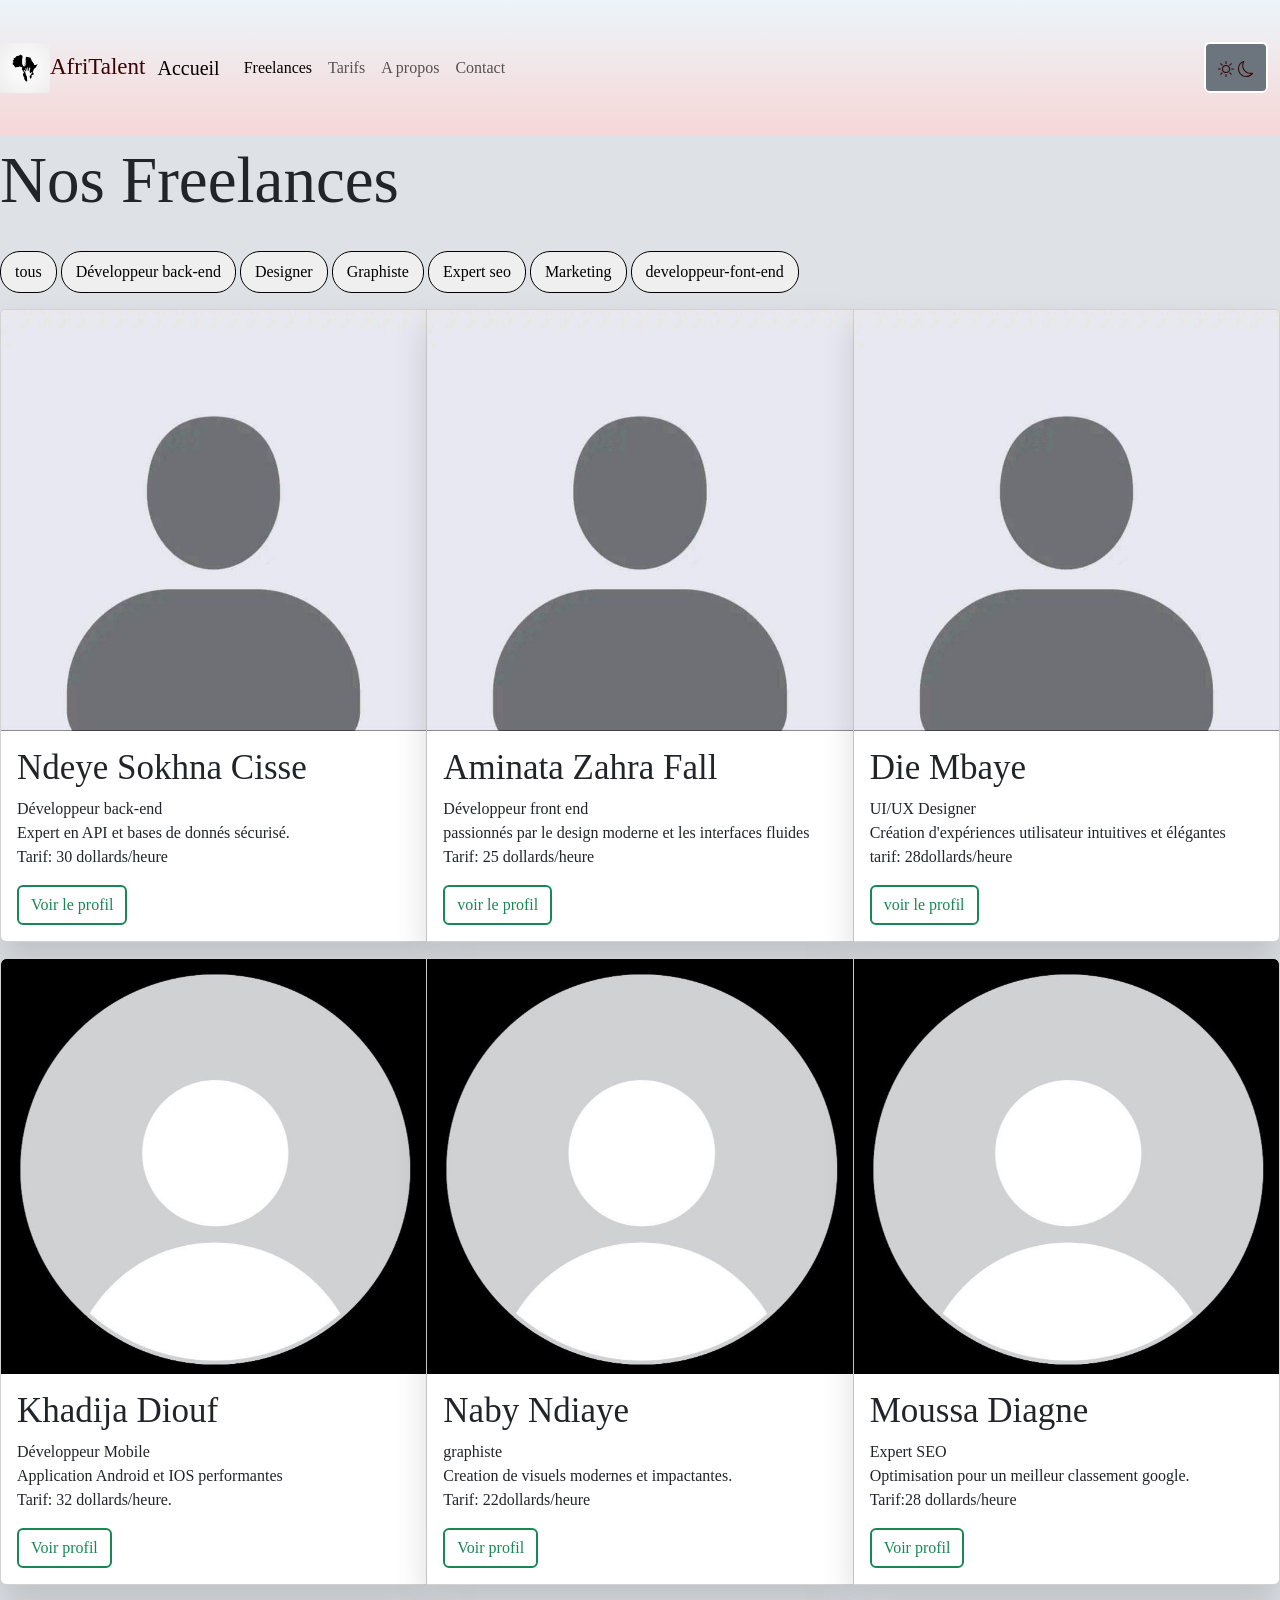
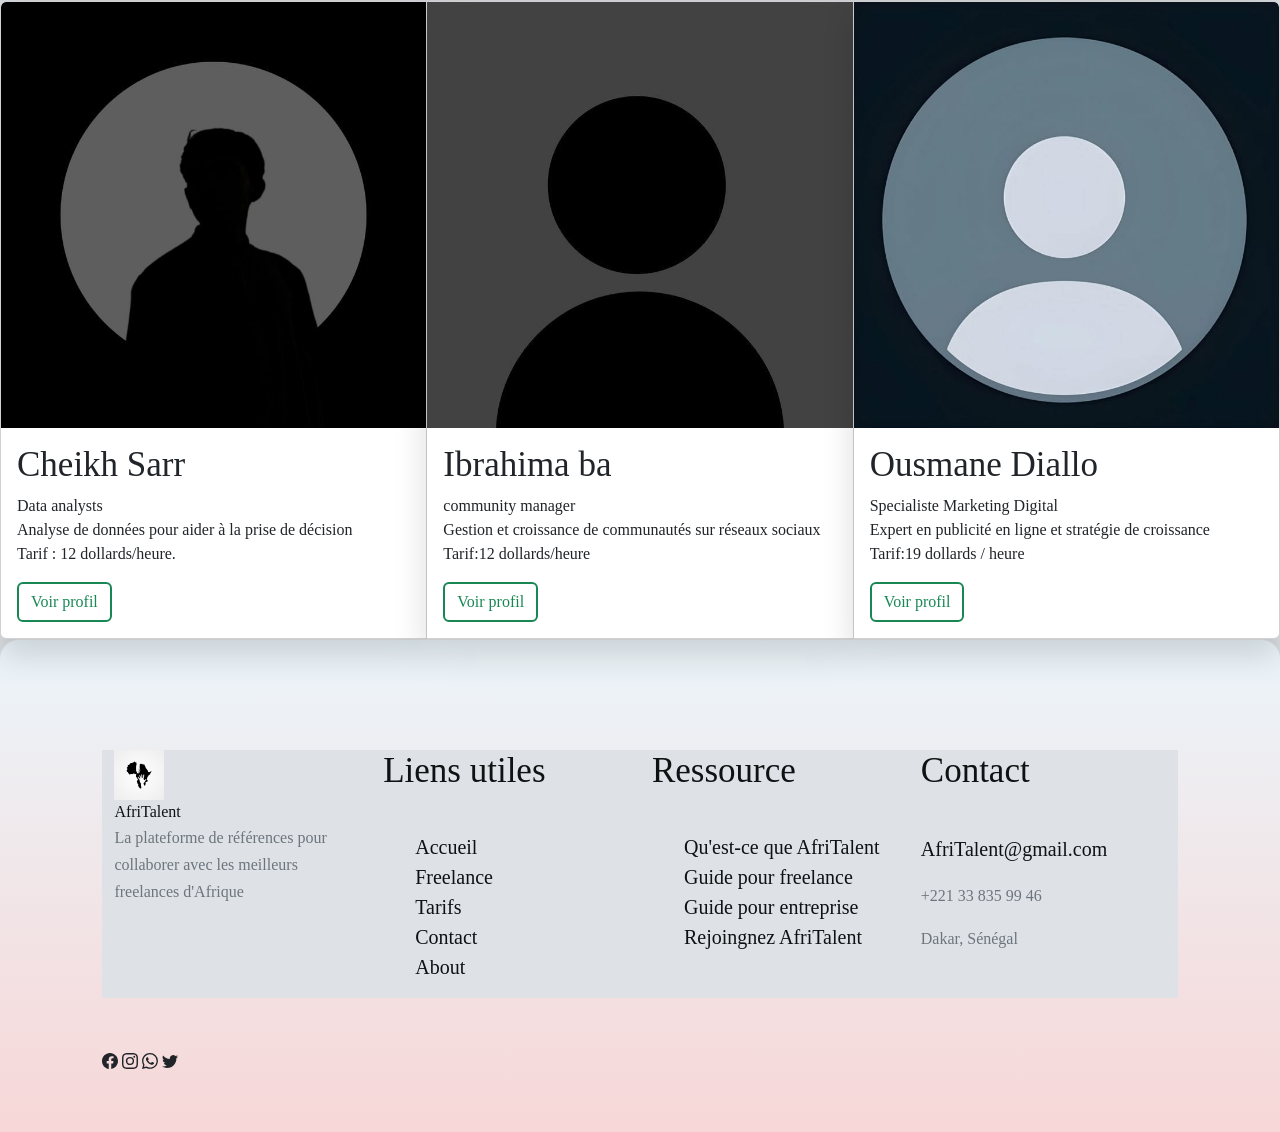
<file: Freelances.html>
<!DOCTYPE html>
<html lang="fr">
<head> 
    <meta charset="UTF-8"> 
    <meta name="viewport" content="width=device-width, initial-scale=1.0"> 
    <title>AfriTalent — Tarifs</title> 

    <!-- Bootstrap 5 via CDN : feuille de style --> 
    <link 
href="https://cdn.jsdelivr.net/npm/bootstrap@5.3.0/dist/css/bootstrap.min.css" 
rel="stylesheet">

    <!-- Votre feuille de style personnelle --> 
    <link rel="stylesheet" href="css/style.css">

<!-- lien google font -->
<style>
@import url('https://fonts.googleapis.com/css2?family=Playwrite+AR+Guides&family=Playwrite+GB+J+Guides:ital@0;1&family=Playwrite+MX+Guides&display=swap');
</style>

</head>
<body> 

    <!-- Le contenu de la page sera ajoute ici --> 
     
<nav class="navbar navbar-expand-lg bg-body-tertiary">
      <img src="images/Logo-Design.jpg" alt="logo" width="50"><span>AfriTalent</span>
  <div class="container-fluid">
    <a class="navbar-brand" href="index.html">Accueil</a>
    <button class="navbar-toggler" type="button" data-bs-toggle="collapse" data-bs-target="#navbarNav" aria-controls="navbarNav" aria-expanded="false" aria-label="Toggle navigation">
      <span class="navbar-toggler-icon"></span>
    </button>
    <div class="collapse navbar-collapse" id="navbarNav">
      <ul class="navbar-nav">
        <li class="nav-item">
          <a class="nav-link active" aria-current="page" href="Freelances.html">Freelances</a>
        </li>
        <li class="nav-item">
          <a class="nav-link" href="Tarifs.html">Tarifs</a>
        </li>
        <li class="nav-item">
          <a class="nav-link" href="About.html">A propos</a>
        </li>
        <li class="nav-item">
          <a class="nav-link"  href="Contact.html">Contact</a>
        </li>
      </ul>
       
    </div>
      <button id="theme-toggle" class="btn btn-secondary ms-2" type="button">
        <span class="icon-light"><svg xmlns="http://www.w3.org/2000/svg" width="16" height="16" fill="currentColor" class="bi bi-sun" viewBox="0 0 16 16">
        <path d="M8 11a3 3 0 1 1 0-6 3 3 0 0 1 0 6m0 1a4 4 0 1 0 0-8 4 4 0 0 0 0 8M8 0a.5.5 0 0 1 .5.5v2a.5.5 0 0 1-1 0v-2A.5.5 0 0 1 8 0m0 13a.5.5 0 0 1 .5.5v2a.5.5 0 0 1-1 0v-2A.5.5 0 0 1 8 13m8-5a.5.5 0 0 1-.5.5h-2a.5.5 0 0 1 0-1h2a.5.5 0 0 1 .5.5M3 8a.5.5 0 0 1-.5.5h-2a.5.5 0 0 1 0-1h2A.5.5 0 0 1 3 8m10.657-5.657a.5.5 0 0 1 0 .707l-1.414 1.415a.5.5 0 1 1-.707-.708l1.414-1.414a.5.5 0 0 1 .707 0m-9.193 9.193a.5.5 0 0 1 0 .707L3.05 13.657a.5.5 0 0 1-.707-.707l1.414-1.414a.5.5 0 0 1 .707 0m9.193 2.121a.5.5 0 0 1-.707 0l-1.414-1.414a.5.5 0 0 1 .707-.707l1.414 1.414a.5.5 0 0 1 0 .707M4.464 4.465a.5.5 0 0 1-.707 0L2.343 3.05a.5.5 0 1 1 .707-.707l1.414 1.414a.5.5 0 0 1 0 .708"/>
        </svg></span>
        <span class="icon-dark"><svg xmlns="http://www.w3.org/2000/svg" width="16" height="16" fill="currentColor" class="bi bi-moon" viewBox="0 0 16 16">
       <path d="M6 .278a.77.77 0 0 1 .08.858 7.2 7.2 0 0 0-.878 3.46c0 4.021 3.278 7.277 7.318 7.277q.792-.001 1.533-.16a.79.79 0 0 1 .81.316.73.73 0 0 1-.031.893A8.35 8.35 0 0 1 8.344 16C3.734 16 0 12.286 0 7.71 0 4.266 2.114 1.312 5.124.06A.75.75 0 0 1 6 .278M4.858 1.311A7.27 7.27 0 0 0 1.025 7.71c0 4.02 3.279 7.276 7.319 7.276a7.32 7.32 0 0 0 5.205-2.162q-.506.063-1.029.063c-4.61 0-8.343-3.714-8.343-8.29 0-1.167.242-2.278.681-3.286"/>
        </svg></span>
      </button>
    
  </div>
</nav>
<!-- filtrage -->
<section class="fil">
  <h1>Nos Freelances</h1>
  <div class="filters">
    <button class="filter-btn " data-target="all">tous</button>
    <button class="filter-btn " data-target="developpeur-back-end">Développeur back-end</button>
    <button class="filter-btn " data-target="designer">Designer</button>
    <button class="filter-btn " data-target="graphiste">Graphiste</button>
    <button class="filter-btn " data-target="expert">Expert seo</button>
    <button class="filter-btn " data-target="marketing">Marketing</button>
    <button class="filter-btn " data-target="developpeur-font-end">developpeur-font-end</button>
  </div>

</section>

<!-- Grille de profil en cartes Bootstrap --> 

<div class="card-group mt-3">
  <div class="card" data-category="developpeur-back-end" style="width: 400px;">
    <img src="images/télécharger6.jpg" class="card-img-top" alt="photo profil">
    <div class="card-body">
      <h2 class="card-title">Ndeye Sokhna Cisse</h2>
      <p class="card-text">Développeur back-end <br>Expert en API et bases de donnés sécurisé. <br>Tarif: 30 dollards/heure</p>
       <button class="btn btn-outline-success" type="submit">Voir le profil</button>
      
    </div>
  </div>
  <div class="card" data-category="developpeur-font-end">
    <img src="images/télécharger6.jpg" class="card-img-top" alt="photo profil">
    <div class="card-body">
      <h2 class="card-title">Aminata Zahra Fall</h2>
      <p class="card-text">Développeur front end <br>passionnés par le design moderne et les interfaces fluides <br>Tarif: 25 dollards/heure</p>
      <button class="btn btn-outline-success" type="submit">voir le profil</button>
    </div>
  </div>
  <div class="card" data-category="designer">
    <img src="images/télécharger6.jpg" class="card-img-top" alt="photo profil">
    <div class="card-body">
      <h2 class="card-title">Die Mbaye</h2>
      <p class="card-text">UI/UX Designer <br>Création d'expériences utilisateur intuitives et élégantes <br> tarif: 28dollards/heure</p>
       <button class="btn btn-outline-success" type="submit">voir le profil</button>
    </div>
  </div>
</div>
<div class="card-group mt-3">
  <div class="card" data-category="developpeur-mobile" style="width: 400px;">
    <img src="images/télécharger7.jpg" class="card-img-top" alt="photo profil">
    <div class="card-body">
      <h2 class="card-title">Khadija Diouf</h2>
      <p class="card-text">Développeur Mobile <br>Application Android et IOS performantes <br>Tarif: 32 dollards/heure.</p>
      <button class="btn btn-outline-success" type="submit">Voir profil</button>
      
    </div>
  </div>
  <div class="card" data-category="graphiste">
    <img src="images/télécharger7.jpg" class="card-img-top" alt="photo profil">
    <div class="card-body">
      <h2 class="card-title">Naby Ndiaye</h2>
      <p class="card-text">graphiste <br> Creation de visuels modernes et impactantes. <br>Tarif: 22dollards/heure</p>
      <button class="btn btn-outline-success" type="submit">Voir profil</button>
    </div>
  </div>
  <div class="card" data-category="expert">
    <img src="images/télécharger7.jpg" class="card-img-top" alt="photo profil">
    <div class="card-body">
      <h2 class="card-title">Moussa Diagne</h2>
      <p class="card-text">Expert SEO <br>Optimisation pour un meilleur classement google. <br>Tarif:28 dollards/heure</p>
      <button class="btn btn-outline-success" type="submit">Voir profil</button>
    </div>
  </div>
</div>

<div class="card-group mt-3">
  <div class="card" data-category="data-analyst" style="width: 400px;">
    <img src="images/télécharger9.jpg" class="card-img-top" alt="photo profil">
    <div class="card-body">
      <h2 class="card-title">Cheikh Sarr</h2>
      <p class="card-text">Data analysts <br>Analyse de données pour aider à la prise de décision <br>Tarif : 12 dollards/heure.</p>
      <button class="btn btn-outline-success" type="submit">Voir profil</button>
    </div>
    
  </div>
  <div class="card" data-category="manager">
    <img src="images/télécharger10.jpg" class="card-img-top" alt="photo profil">
    <div class="card-body">
      <h2 class="card-title"> Ibrahima ba</h2>
      <p class="card-text">community manager <br>Gestion et croissance de communautés sur réseaux sociaux <br>Tarif:12 dollards/heure</p>
      <button class="btn btn-outline-success" type="submit">Voir profil</button>
    </div>
   
  </div>
  <div class="card" data-category="marketing">
    <img src="images/télécharger8.jpg" class="card-img-top" alt="photo profil">
    <div class="card-body">
      <h2 class="card-title">Ousmane Diallo</h2>
      <p class="card-text"> Specialiste Marketing Digital <br>Expert en publicité en ligne et stratégie de croissance <br>Tarif:19 dollards / heure</p>
      <button class="btn btn-outline-success" type="submit">Voir profil</button>
    </div>
    
  </div>
</div>
  
  <!--Pied de page-->
<!--Footer rePrésente un pied de page pour sa section de contenu la plus proche -->
<footer id="footer">
  <div class="container">
    <div class="row g-4">
      <div class="col-12 col-md-6 col-lg-3">
        <img src="images/Logo-Design.jpg" alt="logo AfriTalent" width="50" height="50">
        <span>AfriTalent</span>
        <p>La plateforme de références pour collaborer avec les meilleurs freelances d'Afrique</p>
        
      </div>
      <div class="col-12 col-md-6 col-lg-3" >
        <h2>Liens utiles</h2>
        <ul>
          <li><a href="index.html">Accueil</a></li>
          <li><a href="Freelances.html">Freelance</a></li>
          <li><a href="Tarifs.html">Tarifs</a></li>
          <li><a href="Contact.html">Contact</a></li>
          <li><a href="About.html">About</a></li>
        </ul>
      </div>

      <div class="col-12 col-md-6 col-lg-3">
        <h2>Ressource</h2>
        <ul>
          <li><a href="#">Qu'est-ce que AfriTalent</a></li>
          <li><a href="#">Guide pour freelance</a></li>
          <li><a href="#">Guide pour entreprise</a></li>
          <li><a href="#">Rejoingnez AfriTalent</a></li>
        </ul>
      </div>

      <div class="col-12 col-md-6 col-lg-3">
        <h2>Contact</h2>
        <address>
          <p><i class="bi-envelope" aria-hidden="true"></i><a href="#">AfriTalent@gmail.com</a></p>
          <p><i class="bi bi-telephone" aria-hidden="true"></i>+221 33 835 99 46</p>
          <p><i class="bi bi-geo-alt" aria-hidden="true"></i>Dakar, Sénégal</p>
        </address>
      </div>

    </div>
  </div>
  <!-- Bootstrap icons -->
  <svg xmlns="http://www.w3.org/2000/svg" width="16" height="16" fill="currentColor" class="bi bi-facebook" viewBox="0 0 16 16">
  <path d="M16 8.049c0-4.446-3.582-8.05-8-8.05C3.58 0-.002 3.603-.002 8.05c0 4.017 2.926 7.347 6.75 7.951v-5.625h-2.03V8.05H6.75V6.275c0-2.017 1.195-3.131 3.022-3.131.876 0 1.791.157 1.791.157v1.98h-1.009c-.993 0-1.303.621-1.303 1.258v1.51h2.218l-.354 2.326H9.25V16c3.824-.604 6.75-3.934 6.75-7.951"/>
</svg>
<svg xmlns="http://www.w3.org/2000/svg" width="16" height="16" fill="currentColor" class="bi bi-instagram" viewBox="0 0 16 16">
  <path d="M8 0C5.829 0 5.556.01 4.703.048 3.85.088 3.269.222 2.76.42a3.9 3.9 0 0 0-1.417.923A3.9 3.9 0 0 0 .42 2.76C.222 3.268.087 3.85.048 4.7.01 5.555 0 5.827 0 8.001c0 2.172.01 2.444.048 3.297.04.852.174 1.433.372 1.942.205.526.478.972.923 1.417.444.445.89.719 1.416.923.51.198 1.09.333 1.942.372C5.555 15.99 5.827 16 8 16s2.444-.01 3.298-.048c.851-.04 1.434-.174 1.943-.372a3.9 3.9 0 0 0 1.416-.923c.445-.445.718-.891.923-1.417.197-.509.332-1.09.372-1.942C15.99 10.445 16 10.173 16 8s-.01-2.445-.048-3.299c-.04-.851-.175-1.433-.372-1.941a3.9 3.9 0 0 0-.923-1.417A3.9 3.9 0 0 0 13.24.42c-.51-.198-1.092-.333-1.943-.372C10.443.01 10.172 0 7.998 0zm-.717 1.442h.718c2.136 0 2.389.007 3.232.046.78.035 1.204.166 1.486.275.373.145.64.319.92.599s.453.546.598.92c.11.281.24.705.275 1.485.039.843.047 1.096.047 3.231s-.008 2.389-.047 3.232c-.035.78-.166 1.203-.275 1.485a2.5 2.5 0 0 1-.599.919c-.28.28-.546.453-.92.598-.28.11-.704.24-1.485.276-.843.038-1.096.047-3.232.047s-2.39-.009-3.233-.047c-.78-.036-1.203-.166-1.485-.276a2.5 2.5 0 0 1-.92-.598 2.5 2.5 0 0 1-.6-.92c-.109-.281-.24-.705-.275-1.485-.038-.843-.046-1.096-.046-3.233s.008-2.388.046-3.231c.036-.78.166-1.204.276-1.486.145-.373.319-.64.599-.92s.546-.453.92-.598c.282-.11.705-.24 1.485-.276.738-.034 1.024-.044 2.515-.045zm4.988 1.328a.96.96 0 1 0 0 1.92.96.96 0 0 0 0-1.92m-4.27 1.122a4.109 4.109 0 1 0 0 8.217 4.109 4.109 0 0 0 0-8.217m0 1.441a2.667 2.667 0 1 1 0 5.334 2.667 2.667 0 0 1 0-5.334"/>
</svg>
<svg xmlns="http://www.w3.org/2000/svg" width="16" height="16" fill="currentColor" class="bi bi-whatsapp" viewBox="0 0 16 16">
  <path d="M13.601 2.326A7.85 7.85 0 0 0 7.994 0C3.627 0 .068 3.558.064 7.926c0 1.399.366 2.76 1.057 3.965L0 16l4.204-1.102a7.9 7.9 0 0 0 3.79.965h.004c4.368 0 7.926-3.558 7.93-7.93A7.9 7.9 0 0 0 13.6 2.326zM7.994 14.521a6.6 6.6 0 0 1-3.356-.92l-.24-.144-2.494.654.666-2.433-.156-.251a6.56 6.56 0 0 1-1.007-3.505c0-3.626 2.957-6.584 6.591-6.584a6.56 6.56 0 0 1 4.66 1.931 6.56 6.56 0 0 1 1.928 4.66c-.004 3.639-2.961 6.592-6.592 6.592m3.615-4.934c-.197-.099-1.17-.578-1.353-.646-.182-.065-.315-.099-.445.099-.133.197-.513.646-.627.775-.114.133-.232.148-.43.05-.197-.1-.836-.308-1.592-.985-.59-.525-.985-1.175-1.103-1.372-.114-.198-.011-.304.088-.403.087-.088.197-.232.296-.346.1-.114.133-.198.198-.33.065-.134.034-.248-.015-.347-.05-.099-.445-1.076-.612-1.47-.16-.389-.323-.335-.445-.34-.114-.007-.247-.007-.38-.007a.73.73 0 0 0-.529.247c-.182.198-.691.677-.691 1.654s.71 1.916.81 2.049c.098.133 1.394 2.132 3.383 2.992.47.205.84.326 1.129.418.475.152.904.129 1.246.08.38-.058 1.171-.48 1.338-.943.164-.464.164-.86.114-.943-.049-.084-.182-.133-.38-.232"/>
</svg>
<svg xmlns="http://www.w3.org/2000/svg" width="16" height="16" fill="currentColor" class="bi bi-twitter" viewBox="0 0 16 16">
  <path d="M5.026 15c6.038 0 9.341-5.003 9.341-9.334q.002-.211-.006-.422A6.7 6.7 0 0 0 16 3.542a6.7 6.7 0 0 1-1.889.518 3.3 3.3 0 0 0 1.447-1.817 6.5 6.5 0 0 1-2.087.793A3.286 3.286 0 0 0 7.875 6.03a9.32 9.32 0 0 1-6.767-3.429 3.29 3.29 0 0 0 1.018 4.382A3.3 3.3 0 0 1 .64 6.575v.045a3.29 3.29 0 0 0 2.632 3.218 3.2 3.2 0 0 1-.865.115 3 3 0 0 1-.614-.057 3.28 3.28 0 0 0 3.067 2.277A6.6 6.6 0 0 1 .78 13.58a6 6 0 0 1-.78-.045A9.34 9.34 0 0 0 5.026 15"/>
</svg>



</footer>

<button id="back-to-top"></button>

     
    <!-- Bootstrap 5 via CDN : script JavaScript --> 
<script 
src="https://cdn.jsdelivr.net/npm/bootstrap@5.3.0/dist/js/bootstrap.bundle.min.js"
></script>

    <!-- Votre script JavaScript --> 
    <script src="css/js/main.js"></script>

</body>
</html>
</file>
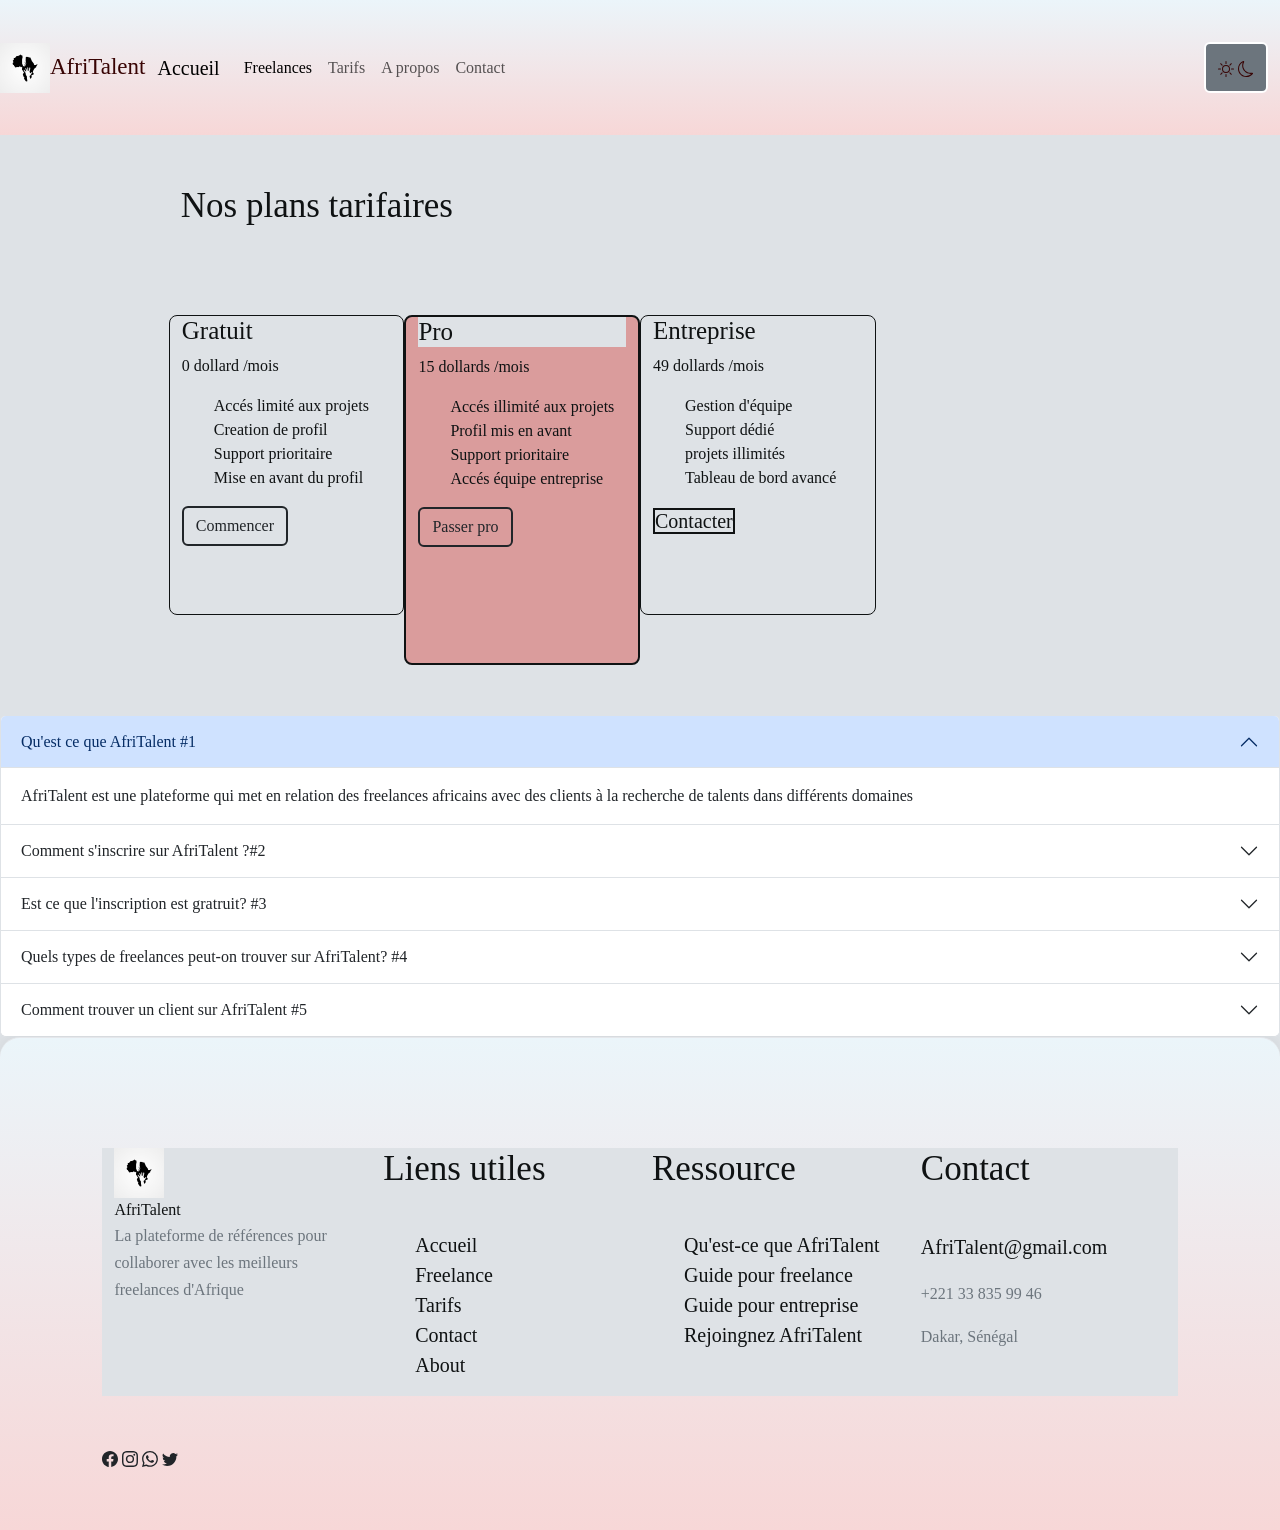
<file: Tarifs.html>
<!DOCTYPE html>
<html lang="fr">
<head> 
    <meta charset="UTF-8"> 
    <meta name="viewport" content="width=device-width, initial-scale=1.0"> 
    <title>AfriTalent — Tarifs</title> 

    <!-- Bootstrap 5 via CDN : feuille de style --> 
    <link 
href="https://cdn.jsdelivr.net/npm/bootstrap@5.3.0/dist/css/bootstrap.min.css" 
rel="stylesheet">

    <!-- Votre feuille de style personnelle --> 
    <link rel="stylesheet" href="css/style.css">

    <!-- lien google font -->
<style>
@import url('https://fonts.googleapis.com/css2?family=Playwrite+AR+Guides&family=Playwrite+GB+J+Guides:ital@0;1&family=Playwrite+MX+Guides&display=swap');
</style>
</head>
<body> 

    <!-- Le contenu de la page sera ajoute ici --> 
<nav class="navbar navbar-expand-lg bg-body-tertiary">
   <img src="images/Logo-Design.jpg" alt="logo" width="50"><span>AfriTalent</span>
  <div class="container-fluid">
    <a class="navbar-brand" href="index.html">Accueil</a>
    <button class="navbar-toggler" type="button" data-bs-toggle="collapse" data-bs-target="#navbarNav" aria-controls="navbarNav" aria-expanded="false" aria-label="Toggle navigation">
      <span class="navbar-toggler-icon"></span>
    </button>
    <div class="collapse navbar-collapse" id="navbarNav">
      <ul class="navbar-nav">
        <li class="nav-item">
          <a class="nav-link active" aria-current="page" href="Freelances.html">Freelances</a>
        </li>
        <li class="nav-item">
          <a class="nav-link" href="Tarifs.html">Tarifs</a>
        </li>
        <li class="nav-item">
          <a class="nav-link" href="About.html">A propos</a>
        </li>
        <li class="nav-item">
          <a class="nav-link"  href="Contact.html">Contact</a>
        </li>
      </ul>
       
    </div>
    <button id="theme-toggle" class="btn btn-secondary ms-2" type="button">
        <span class="icon-light"><svg xmlns="http://www.w3.org/2000/svg" width="16" height="16" fill="currentColor" class="bi bi-sun" viewBox="0 0 16 16">
        <path d="M8 11a3 3 0 1 1 0-6 3 3 0 0 1 0 6m0 1a4 4 0 1 0 0-8 4 4 0 0 0 0 8M8 0a.5.5 0 0 1 .5.5v2a.5.5 0 0 1-1 0v-2A.5.5 0 0 1 8 0m0 13a.5.5 0 0 1 .5.5v2a.5.5 0 0 1-1 0v-2A.5.5 0 0 1 8 13m8-5a.5.5 0 0 1-.5.5h-2a.5.5 0 0 1 0-1h2a.5.5 0 0 1 .5.5M3 8a.5.5 0 0 1-.5.5h-2a.5.5 0 0 1 0-1h2A.5.5 0 0 1 3 8m10.657-5.657a.5.5 0 0 1 0 .707l-1.414 1.415a.5.5 0 1 1-.707-.708l1.414-1.414a.5.5 0 0 1 .707 0m-9.193 9.193a.5.5 0 0 1 0 .707L3.05 13.657a.5.5 0 0 1-.707-.707l1.414-1.414a.5.5 0 0 1 .707 0m9.193 2.121a.5.5 0 0 1-.707 0l-1.414-1.414a.5.5 0 0 1 .707-.707l1.414 1.414a.5.5 0 0 1 0 .707M4.464 4.465a.5.5 0 0 1-.707 0L2.343 3.05a.5.5 0 1 1 .707-.707l1.414 1.414a.5.5 0 0 1 0 .708"/>
        </svg></span>
        <span class="icon-dark"><svg xmlns="http://www.w3.org/2000/svg" width="16" height="16" fill="currentColor" class="bi bi-moon" viewBox="0 0 16 16">
        <path d="M6 .278a.77.77 0 0 1 .08.858 7.2 7.2 0 0 0-.878 3.46c0 4.021 3.278 7.277 7.318 7.277q.792-.001 1.533-.16a.79.79 0 0 1 .81.316.73.73 0 0 1-.031.893A8.35 8.35 0 0 1 8.344 16C3.734 16 0 12.286 0 7.71 0 4.266 2.114 1.312 5.124.06A.75.75 0 0 1 6 .278M4.858 1.311A7.27 7.27 0 0 0 1.025 7.71c0 4.02 3.279 7.276 7.319 7.276a7.32 7.32 0 0 0 5.205-2.162q-.506.063-1.029.063c-4.61 0-8.343-3.714-8.343-8.29 0-1.167.242-2.278.681-3.286"/>
        </svg></span>
      </button>
  </div>
</nav>

<article>
  <h1 class="visual">Tarif et abonnement</h1>

<section id="tarif">
<div class="container">
  <div class="row g-4">
  <h2>Nos plans tarifaires</h2>
  
  <!-- gratuit --> 
   <div class="col-12 col-md-6 col-lg-3 carte-gratuit">
    <h3>Gratuit</h3>
    <p class="prix">0 dollard <span>/mois</span></p>
      <ul>
        <li>Accés limité aux projets</li>
        <li> Creation de profil</li>
        <li>Support prioritaire</li>
        <li>Mise en avant du profil</li>
      </ul>
      <a href="#" class="btn">Commencer</a>
   </div>

   <!-- Pro --> 
    <div class="col-12 col-md-6 col-lg-3 carte-pro">
      <h3>Pro</h3>
      <p class="prix">15 dollards <span>/mois</span></p>
      <ul>
        <li>Accés illimité aux projets</li>
        <li>Profil mis en avant</li>
        <li>Support prioritaire</li>
        <li>Accés équipe entreprise</li>
      </ul>
      <a href="#" class="btn">Passer pro</a>
   </div>

   <!-- Entreprise --> 

   <div class="col-12 col-md-6 col-lg-3 carte-ese">
      <h3>Entreprise</h3>
      <p class="prix">49 dollards <span>/mois</span></p>
      <ul>
        <li>Gestion d'équipe</li>
        <li> Support dédié</li>
        <li>projets illimités</li>
        <li>Tableau de bord avancé</li>
      </ul>
      <a href="#" class="btn_gratuit">Contacter</a>
   </div>
  </div>
</div>
   
 </section>

<!-- ACCORDEON -->

<div class="accordion" id="accordionExample">
  <div class="accordion-item">
    <h2 class="accordion-header">
      <button class="accordion-button" type="button" data-bs-toggle="collapse" data-bs-target="#collapseOne" aria-expanded="true" aria-controls="collapseOne">
        Qu'est ce que AfriTalent #1
      </button>
    </h2>
    <div id="collapseOne" class="accordion-collapse collapse show" data-bs-parent="#accordionExample">
      <div class="accordion-body">
        AfriTalent est une plateforme qui met en relation des freelances africains avec des clients à la recherche de talents dans différents domaines
      </div>
    </div>
  </div>
  <div class="accordion-item">
    <h2 class="accordion-header">
      <button class="accordion-button collapsed" type="button" data-bs-toggle="collapse" data-bs-target="#collapseTwo" aria-expanded="false" aria-controls="collapseTwo">
        Comment s'inscrire sur AfriTalent ?#2
      </button>
    </h2>
    <div id="collapseTwo" class="accordion-collapse collapse" data-bs-parent="#accordionExample">
      <div class="accordion-body">
       Tu peux t'inscrire en créant un compte gratuit avec ton email, puis completer ton profil en ajoutant tes compétences, experiences et portfolio
      </div>
    </div>
  </div>
  <div class="accordion-item">
    <h2 class="accordion-header">
      <button class="accordion-button collapsed" type="button" data-bs-toggle="collapse" data-bs-target="#collapseThree" aria-expanded="false" aria-controls="collapseThree">
       Est ce que l'inscription est gratruit? #3
      </button>
    </h2>
    <div id="collapseThree" class="accordion-collapse collapse" data-bs-parent="#accordionExample">
      <div class="accordion-body">
       Oui , l'inscription est gratuit. Tu peux ensuite choisir un plan gratuit ou passer à un abonnement Pro pour plus de visibilité et d'opportunités
      </div>
    </div>
  </div>

  <div class="accordion-item">
    <h2 class="accordion-header">
      <button class="accordion-button collapsed" type="button" data-bs-toggle="collapse" data-bs-target="#collapseFour" aria-expanded="false" aria-controls="collapseFour">
       Quels types de freelances peut-on trouver sur AfriTalent? #4
      </button>
    </h2>
    <div id="collapseFour" class="accordion-collapse collapse" data-bs-parent="#accordionExample">
      <div class="accordion-body">
       On trouve des développeurs web, graphistes, rédacteurs,community managers, data analysts et bien d'autres profils professionnels
      </div>
    </div>
  </div>

  <div class="accordion-item">
    <h2 class="accordion-header">
      <button class="accordion-button collapsed" type="button" data-bs-toggle="collapse" data-bs-target="#collapseFive" aria-expanded="false" aria-controls="collapseFive">
      Comment trouver un client sur AfriTalent #5
      </button>
    </h2>
    <div id="collapseFive" class="accordion-collapse collapse" data-bs-parent="#accordionExample">
      <div class="accordion-body">
       Tu peux postuler à des projets publiés sur la plateforme ou etre directement contacté par des clients grace à ton profil optimisé
      </div>
    </div>
  </div>
</div>

 </article>


  <!--Pied de page-->
<!--Footer rePrésente un pied de page pour sa section de contenu la plus proche -->
<footer id="footer">
  <div class="container">
    <div class="row g-4">
      <div class="col-12 col-md-6 col-lg-3">
        <img src="images/Logo-Design.jpg" alt="logo AfriTalent" width="50" height="50">
        <span>AfriTalent</span>
        <p>La plateforme de références pour collaborer avec les meilleurs freelances d'Afrique</p>
        
      </div>
      <div class="col-12 col-md-6 col-lg-3" >
        <h2>Liens utiles</h2>
        <ul>
          <li><a href="index.html">Accueil</a></li>
          <li><a href="Freelances.html">Freelance</a></li>
          <li><a href="Tarifs.html">Tarifs</a></li>
          <li><a href="Contact.html">Contact</a></li>
          <li><a href="About.html">About</a></li>
        </ul>
      </div>

      <div class="col-12 col-md-6 col-lg-3">
        <h2>Ressource</h2>
        <ul>
          <li><a href="#">Qu'est-ce que AfriTalent</a></li>
          <li><a href="#">Guide pour freelance</a></li>
          <li><a href="#">Guide pour entreprise</a></li>
          <li><a href="#">Rejoingnez AfriTalent</a></li>
        </ul>
      </div>

      <div class="col-12 col-md-6 col-lg-3">
        <h2>Contact</h2>
        <address>
          <p><i class="bi-envelope" aria-hidden="true"></i><a href="#">AfriTalent@gmail.com</a></p>
          <p><i class="bi bi-telephone" aria-hidden="true"></i>+221 33 835 99 46</p>
          <p><i class="bi bi-geo-alt" aria-hidden="true"></i>Dakar, Sénégal</p>
        </address>
      </div>
    </div>
  </div>
  <!-- Bootstrap icons -->
  <svg xmlns="http://www.w3.org/2000/svg" width="16" height="16" fill="currentColor" class="bi bi-facebook" viewBox="0 0 16 16">
  <path d="M16 8.049c0-4.446-3.582-8.05-8-8.05C3.58 0-.002 3.603-.002 8.05c0 4.017 2.926 7.347 6.75 7.951v-5.625h-2.03V8.05H6.75V6.275c0-2.017 1.195-3.131 3.022-3.131.876 0 1.791.157 1.791.157v1.98h-1.009c-.993 0-1.303.621-1.303 1.258v1.51h2.218l-.354 2.326H9.25V16c3.824-.604 6.75-3.934 6.75-7.951"/>
</svg>
<svg xmlns="http://www.w3.org/2000/svg" width="16" height="16" fill="currentColor" class="bi bi-instagram" viewBox="0 0 16 16">
  <path d="M8 0C5.829 0 5.556.01 4.703.048 3.85.088 3.269.222 2.76.42a3.9 3.9 0 0 0-1.417.923A3.9 3.9 0 0 0 .42 2.76C.222 3.268.087 3.85.048 4.7.01 5.555 0 5.827 0 8.001c0 2.172.01 2.444.048 3.297.04.852.174 1.433.372 1.942.205.526.478.972.923 1.417.444.445.89.719 1.416.923.51.198 1.09.333 1.942.372C5.555 15.99 5.827 16 8 16s2.444-.01 3.298-.048c.851-.04 1.434-.174 1.943-.372a3.9 3.9 0 0 0 1.416-.923c.445-.445.718-.891.923-1.417.197-.509.332-1.09.372-1.942C15.99 10.445 16 10.173 16 8s-.01-2.445-.048-3.299c-.04-.851-.175-1.433-.372-1.941a3.9 3.9 0 0 0-.923-1.417A3.9 3.9 0 0 0 13.24.42c-.51-.198-1.092-.333-1.943-.372C10.443.01 10.172 0 7.998 0zm-.717 1.442h.718c2.136 0 2.389.007 3.232.046.78.035 1.204.166 1.486.275.373.145.64.319.92.599s.453.546.598.92c.11.281.24.705.275 1.485.039.843.047 1.096.047 3.231s-.008 2.389-.047 3.232c-.035.78-.166 1.203-.275 1.485a2.5 2.5 0 0 1-.599.919c-.28.28-.546.453-.92.598-.28.11-.704.24-1.485.276-.843.038-1.096.047-3.232.047s-2.39-.009-3.233-.047c-.78-.036-1.203-.166-1.485-.276a2.5 2.5 0 0 1-.92-.598 2.5 2.5 0 0 1-.6-.92c-.109-.281-.24-.705-.275-1.485-.038-.843-.046-1.096-.046-3.233s.008-2.388.046-3.231c.036-.78.166-1.204.276-1.486.145-.373.319-.64.599-.92s.546-.453.92-.598c.282-.11.705-.24 1.485-.276.738-.034 1.024-.044 2.515-.045zm4.988 1.328a.96.96 0 1 0 0 1.92.96.96 0 0 0 0-1.92m-4.27 1.122a4.109 4.109 0 1 0 0 8.217 4.109 4.109 0 0 0 0-8.217m0 1.441a2.667 2.667 0 1 1 0 5.334 2.667 2.667 0 0 1 0-5.334"/>
</svg>
<svg xmlns="http://www.w3.org/2000/svg" width="16" height="16" fill="currentColor" class="bi bi-whatsapp" viewBox="0 0 16 16">
  <path d="M13.601 2.326A7.85 7.85 0 0 0 7.994 0C3.627 0 .068 3.558.064 7.926c0 1.399.366 2.76 1.057 3.965L0 16l4.204-1.102a7.9 7.9 0 0 0 3.79.965h.004c4.368 0 7.926-3.558 7.93-7.93A7.9 7.9 0 0 0 13.6 2.326zM7.994 14.521a6.6 6.6 0 0 1-3.356-.92l-.24-.144-2.494.654.666-2.433-.156-.251a6.56 6.56 0 0 1-1.007-3.505c0-3.626 2.957-6.584 6.591-6.584a6.56 6.56 0 0 1 4.66 1.931 6.56 6.56 0 0 1 1.928 4.66c-.004 3.639-2.961 6.592-6.592 6.592m3.615-4.934c-.197-.099-1.17-.578-1.353-.646-.182-.065-.315-.099-.445.099-.133.197-.513.646-.627.775-.114.133-.232.148-.43.05-.197-.1-.836-.308-1.592-.985-.59-.525-.985-1.175-1.103-1.372-.114-.198-.011-.304.088-.403.087-.088.197-.232.296-.346.1-.114.133-.198.198-.33.065-.134.034-.248-.015-.347-.05-.099-.445-1.076-.612-1.47-.16-.389-.323-.335-.445-.34-.114-.007-.247-.007-.38-.007a.73.73 0 0 0-.529.247c-.182.198-.691.677-.691 1.654s.71 1.916.81 2.049c.098.133 1.394 2.132 3.383 2.992.47.205.84.326 1.129.418.475.152.904.129 1.246.08.38-.058 1.171-.48 1.338-.943.164-.464.164-.86.114-.943-.049-.084-.182-.133-.38-.232"/>
</svg>
<svg xmlns="http://www.w3.org/2000/svg" width="16" height="16" fill="currentColor" class="bi bi-twitter" viewBox="0 0 16 16">
  <path d="M5.026 15c6.038 0 9.341-5.003 9.341-9.334q.002-.211-.006-.422A6.7 6.7 0 0 0 16 3.542a6.7 6.7 0 0 1-1.889.518 3.3 3.3 0 0 0 1.447-1.817 6.5 6.5 0 0 1-2.087.793A3.286 3.286 0 0 0 7.875 6.03a9.32 9.32 0 0 1-6.767-3.429 3.29 3.29 0 0 0 1.018 4.382A3.3 3.3 0 0 1 .64 6.575v.045a3.29 3.29 0 0 0 2.632 3.218 3.2 3.2 0 0 1-.865.115 3 3 0 0 1-.614-.057 3.28 3.28 0 0 0 3.067 2.277A6.6 6.6 0 0 1 .78 13.58a6 6 0 0 1-.78-.045A9.34 9.34 0 0 0 5.026 15"/>
</svg>


</footer>

<button id="back-to-top"></button>

  
    <!-- Bootstrap 5 via CDN : script JavaScript --> 
<script 
src="https://cdn.jsdelivr.net/npm/bootstrap@5.3.0/dist/js/bootstrap.bundle.min.js"
></script>

    <!-- Votre script JavaScript --> 
    <script src="css/js/main.js"></script>

</body>
</html>
</file>
<file: css/style.css>
@import url('https://fonts.googleapis.com/css2?family=Playwrite+AR+Guides&family=Playwrite+GB+J+Guides:ital@0;1&family=Playwrite+MX+Guides&display=swap');
*{
    margin: 0;
}
/* root sert à definir des variables globable */
:root{
    --gradient:linear-gradient(to bottom , rgb(235, 245, 250) , rgb(247, 215, 215));
   --primary-color:#dee2e6;
   --secondary-color:#f8edeb;
   --footer-color:#0f1213;
   
   --font-main:'Poppins', serif;
   --text-base:16px ;

   --line-height:1.5;
}
/* MENU DE NAVIGATION */
nav{
    background: var(--gradient);
    border: 1px transparent;
    height: 15vh;

    /* le padding est l'espace à l'interieur d'un element entre son contenu et sa bordure */
    padding: 15px 20px;
    color:var(--footer-color);

    /* background size cover sert à faire en sorte qu'une image de fond remplisse completement son  conteneur */
    background-size: cover;

    /* display flex sert aligner facilement les element à l'interieur d'un conteneur */
    display: flex;
    justify-content: left;

    /* margin left auto pousse un element le plus loin possible vers la droite */
     margin-left: auto;
    margin-right: auto;
}
/* BARRE DE RECHERCHE */
.navbar form{
    display: flex;

    /* align item sert à definir la valeur de align self sur tous les enfants directs en groupe */
    align-items: center;
    background-color: #f3F4F6;
    border-radius: 50px;
    padding: 4px 8px;
    border: 1px solid;
}
.navbar form .form-control{
    background-color: transparent;
    border : none;
    font-size: 15px;
}

/* CORPS */
body{
    font-family: var(--font-main) ;
    font-size: var(--text-base );
    background-color:var(--primary-color);
    border: 5px;
    margin:0;
    padding:0;

    /* line heignt definit la hauteur */
    line-height: var(--line-height);

    /* box sizing definit la façon dont la largeur totale et la hauteur total d'un element sont calculees */
    box-sizing: border-box;
    border-style: none;

    /* outline none supprime le contour d'un element */
    outline: none;
    text-decoration: none;
}



/* section temoignage with caroussel */
.carousel-inner{
    border: 1px solid;
    border-radius: 16px;
    box-shadow: 0 10px 30px rgba(0, 0,0,0.08);
    max-width: 700px;
    margin: 20px auto;
    background: #ced4da;
     padding: 60px 30px 40px 30px;
}

.carousel-caption{
    color:var(--footer-color);
    font-size: 20px;
    display: flex;

    /* flex direction column les elements vont s'aligner verticalement de haut en bas */
    flex-direction: column;
    align-items: center;

    /* justify content definit comment le navigateur repartie l'espace entre et autour des elements de contenu long de l'axe principal d'un conteneur flexible et le long de l'axe en ligne des conteneursgrille */
    justify-content: center;
    text-align: center;
    padding:  40px 20px;
    position: static;
   
}
.carousel-item img{
    width: 150px;
    height: 150px;

    /* object fit definit la façon dont le contenu d'un element remplace doit etre redimensionné pour s'adapter à son conteneur */
    object-fit: cover;
    border-radius: 50%;
    margin:  0 auto 20px auto;
    display: block;
    
}

/* SECTION hero */

h1{

    font-size: 65px;
    font-family: var(--font-main);
    line-height: 1.4;
    margin-bottom: 25px;
}
#Hero h1::first-letter{
    font-size: 5rem;
    font-weight: 800;
    font-family: 'Times New Roman', Times, serif;
    padding-right: 4px;
}
h2{
    font-size: 35px;
    margin-bottom: 40px;
}

.container{
    display: flex;
    justify-content: center;
    align-items: center;

    /* gap definit les espaces entre les lignes et les colonnes */
    gap: 20px;

    /* margin top definit la zone de marge en haut d'un element */
    margin-top: 50px;
    margin-bottom: 50px;
    color: var(--footer-color);
    background-color: var(--primary-color);
}
.btn_primary , 
.btn_secondary{
    display: inline-block;
    text-decoration: none;
    padding: 12px 24px;
    border-radius: 6px;
    font-size: 20px;
    font-weight: 600;
    border: 2px solid;
    
}
.btn_primary {
    background-color: var(--footer-color) ;
    color: var(--primary-color);
    border-radius: 12px;
    box-shadow: 0 1rem 2rem hsl(0 0% 0% / .15 );

    /* overflow definit le comportement souhaite lorsque le contenu ne tient pas dans la boite de remplissage de l'element dans la direction horizontal et ou vertical */
    overflow: hidden;

     /* transition fluide essentielle pour l'effet hover */
    transition: transform 0.4s  cubic-bezier(0.175, 0.885, 0.32, 1.275);

     /* cursor definit la forme du curseur lorsque le pointeur est au dessus de l'element */
    cursor: pointer;  
     
    
}
.btn_primary:hover{
     transform: translateY(-10px) scale(1.02);
    box-shadow: 0 20px 40px rgba(79,70, 229, 0.12);
    border-color: #444;
}


.btn_secondary{
    background-color: #eaebed;
    border-radius: 12px;
     box-shadow: 0 1rem 2rem hsl(0 0% 0% / .15 );
    overflow: hidden;
    transition: transform 0.4s  cubic-bezier(0.175, 0.885, 0.32, 1.275);

     /* cursor definit la forme du curseur lorsque le pointeur est au dessus de l'element */
    cursor: pointer; 
}
.btn_secondary:hover{
     transform: translateY(-10px) scale(1.02);
    box-shadow: 0 20px 40px rgba(79,70, 229, 0.12);
    border-color: #444;
}



/* SECTION STATISIQUE */
#statistiques{
    padding: 100px 8%;
    background-color:var(--footer-color);
    border-top:  1px solid;
    color: var(--primary-color);
    font-family:'Times New Roman', Times, serif;
    font-weight: 600;
}
#statistiques .row{
    padding: 30px 0;
}
#statistiques .col-lg-4 p::first-line{
    font-size: 30px;

}




/* section comment ça marche??? */

/* Espacement de la grille bento */
.row{
    /* espace vertical entre les lignes */
    row-gap: 24px;
}
.bento-col{
    /* pour que les colonnes s'etirent sur toute la hauteur */
    display: flex;
}
.bento{
    /* style bento pour les cartes */
    background-color: #F8F9FA;
    border: 1px solid;
    border-radius: 16px;
    padding: 24px !important;
    width: 100%;
    transition: transform 0.3s ease;
    box-shadow: 0.3 ease;

     /* cursor definit la forme du curseur lorsque le pointeur est au dessus de l'element */
    cursor: pointer;
}
.bento:hover{
    transform: translateY(-5px);
    background-color: #eaebed;

    /* box shadow ajoute des effet d'ombre */
    box-shadow: 0 10px 20px rgba(0, 0,0,0.08);
}


h4{
    font-size: 30px;
    font-family: var(--font-main)
}
.col-md-4{
    font-size: 20px;
    font-family: 'Times New Roman', Times, serif;
}
.col-md-8{
    font-size: 20px;
    font-family: 'Times New Roman', Times, serif;
}



/* categorie de service */
.service{
    display: flex;

    /* flex wrap definit si les element flexibles sont forces sur une seule ligne ou peuvent passer à la ligne sur plusieur lignes */
    flex-wrap: wrap;
    gap: 20px;
}
.col{
    
    padding: 20px 15px;
    
    /* border radius permet d'arrondir les coins du bord exterieur d'un element */
    border-radius: 12px;

    /* transition fluide essentielle pour l'effet hover */
    transition: transform 0.4s  cubic-bezier(0.175, 0.885, 0.32, 1.275);

    box-shadow: 0.4s ease;
    /* cursor definit la forme du curseur lorsque le pointeur est au dessus de l'element */
    cursor: pointer;       
}
.col:hover{
    /* transform souleve la carte vers le haut (y) et leger agrandissement(scale)*/

    transform: translateY(-10px) scale(1.02);
    box-shadow: 0 20px 40px rgba(79,70, 229, 0.12);
    border-color: #444;
}




/* Section appel à l'action  */
.cta-btn{
    background-color: #475361;
    color: #e5E7EB;
    border: 3px solid;
     box-shadow: 0 1rem 2rem hsl(0 0% 0% / .15 );

}
.cta-btn:hover{
    box-shadow: 0 20px 40px rgba(79,70, 229, 0.12);
    border-color: #444;
}

.content{
    font-size: 20px;
    padding-top: 70px;
    text-align: center;
}
.content h2{
    font-size: 50px;
    font-family: var(--font-main);
}
.content p{
    padding-bottom: 16px;
    font-size: 25px;
}

.content a{
    border-radius: 12px;
    padding: 10px 5px;
}


/* SECTION TARIF */
/* titre invisible pour les utilisateurs et lisible par le validateur */
.visual{
    /* sort l'element de la page */
    position: absolute;
    /*devient miniscule  */
    width: 1px;
    height: 1px;
    padding: 0;
    margin: -1px;
    /* masque */
    overflow: hidden;
    
}
.btn ,
.btn_gratuit {
    border: 2px solid;
}
.carte-gratuit{
    border: 1px solid;
    border-radius: 8px;
    height: 300px;
   
}
.carte-pro{
    border: 2px solid;
    border-radius: 8px;
    height: 350px;
    background-color: #da9c9c;
      
    
}
.carte-pro:hover{
    box-shadow: 0 20px 40px rgba(79,70, 229, 0.12);
    border-color: #444;
}
.carte-ese{
    border: 1px solid;
    border-radius: 8px;
    height: 300px;
    
}
ul{
    list-style-type: none;
}

/* section contact */
/* formulaire */
#container{
    width: 90%;
    margin: 50px;
    background-color:var(--secondary-color) ;
    padding: 40px;
    border-radius: 15px;
    box-shadow: 0 5px 20px rgba(0, 0,0,0.1);
}
label{
    display: block;
    margin-top: 15px;
    margin-bottom: 5px;
    font-weight: bold;
    color: #444;
}
input , textarea{
    width: 100%;
    padding: 12px;
    border: 1px solid;
    border-radius: 10px;
    font-size: 16px;
}

/* section about */
#about{
    font-weight: 300;
    font-size: 23px;
}
#Valeur{
     font-weight: 300;
    font-size: 23px;
}
.cle{
    padding: 60px 20px;
    max-width: 1200px;
    margin: 0 auto;
}
.bento-grid{
    display: grid;
    grid-template-columns: repeat(3, 1fr);
    gap: 20px;
}
.bento-item{
    background-color: #51708f;
    border-radius: 16px;
    padding: 30px;
    box-shadow: 0 4px 6px rgba(0, 0,0,0.05);
    display: flex;
    flex-direction: column;
    justify-content: center;
    border: 2px solid;
    /* transition fluide essentielle pour l'effet hover */
    transition: transform 0.4s  cubic-bezier(0.175, 0.885, 0.32, 1.275);

    box-shadow: 0.4s ease;
    /* cursor definit la forme du curseur lorsque le pointeur est au dessus de l'element */
    cursor: pointer;  
}
.bento-item:hover{
    transform: rotateX('angle');
    box-shadow: 0 20px 40px rgba(79,70, 229, 0.12);
    border-color: #444;
}

.stat-number{
    font-size: 3rem;
    font-weight: 800;
    margin-bottom: 5px;
}
.stat-label{
    font-size: 1.2rem;
    font-weight: 600;
    color: #333;
}

/* information de contact */
#contact2{
    margin-top: 40px;
    line-height: 1.8;
    color: var(--footer-color);
}

.card{
    width:400px;
    font-family: Georgia, 'Times New Roman', Times, serif;
    font-size: 12;
    box-shadow: 0 1rem 2rem hsl(0 0% 0% / .15 );
    overflow: hidden;
    background: white;

}
h3{
    background-color: var(--primary-color);
    text-align: start;
    font-family: Cambria, Cochin, Georgia, Times, 'Times New Roman', serif;
    font-size: 25px;
}

 footer{
    background: var(--gradient);
    padding: 60px 8%;
    border-top: 1px solid #e5E7EB;
    box-shadow: 0 -2px 15px rgba(0, 0,0,0.05);
    border-radius: 20px 20px 0 0;
 }
 footer .container{
    display: flex;
    justify-content: space-between;
    gap: 50px;
    flex-wrap: wrap;
 }
 footer .col-12{
    display: flex;
    flex-direction: column;
    min-width: 180px;
 }
 footer .col-12 h3{
    margin-bottom: 20px;
    color: #212529;
    font-weight: 600;
 }
 footer .col-12 p{
    color: #6C757D;
    line-height: 1.7 ;
 }
 footer.col-12 a{
    text-decoration: none;
    color: #6C757D;
    margin-bottom: 12px;
    transition: 0.3s;
 }
 footer.col-12 a :hover{
    color: #0D6EFD;
 }
a{
    text-decoration: none;
    color: var(--footer-color);
    font-family: 'Times New Roman', Times, serif;
    font-size: 20px;
    
}

/* commit 5 */

/* mobile 375px */
@media(max-width:575px){
    /* navbar:hamburger fonctionnel */
    #navbarNav.navbar-collapse{
        background: var(--gradient);
        padding: 15px 20px;
        border-radius: 5px;
        box-shadow: 0 4px 10px #444;
    }
    /* hero: typographie reduit */
    #Hero h1{
        font-size: 28px;
        line-height: 1.4; 
    }
    #Hero h2{
        font-size: 19px;
    }
    /* hero cta */
    #Hero.d-flex{
        flex-direction: column;
        align-items: stretch;
    }
    /* bento grid:1colonne */
    .bento{
        grid-template-columns: 1fr;
    }
    .bento-grid{
        grid-template-columns: 1fr;
    }
     /* temoignage*/
     .carousel-caption{
    color:var(--footer-color);
    font-size: 20px;
    display: flex;
    flex-direction: column;
    align-items: center;
    justify-content: center;
    text-align: center;
    padding:  40px 20px;
    position: static;
    }
    .carousel-item img{
    width: 120px;
    height: 120px;
    object-fit: cover;
    border-radius: 50%;
    margin:  0 auto 20px auto;
    display: block;
    }
}
/* tablette(768px) */
@media(min-width:768px){
    #Hero h1{
        font-size: 38px;
        line-height: 1.3;
    }
     #Hero h2{
        font-size: 24px;
    }
    #Hero .d-flex{
        flex-direction: row;
        justify-content: center;
        gap: 15px;
    }
    /* grille bento à 2colonnes sur tablette */
    .bento{
        grid-template-columns: repeat(2, 1fr);
    }
     #Temoignages img{
        max-width: 280px;
        margin-bottom: 0;
    }

}
/* Desktop(1200px) */
@media(min-width:1200px){
    #Hero h1{
        font-size: 65px;
    }
    .bento{
        grid-template-columns: repeat(4,1fr);
    }
   
}
/* commit 6 */

/* mode sombre */
[data-theme="dark"] body {
    background-color: var(--footer-color);
    color:#595959;
}
/* [data-theme="dark"] .navbar{
    background-color: #190886;
} */
/* COULEUR DES LIENS ET TAILLE DANS LA NAV EN MODE SOMBRE */
[data-theme="dark"] .navbar a , .navbar span{
    color: #380404;
    font-size: 23px;
}
/* style applique au scroll */
.navbar .navbar-scrolled{
    padding: 12px 50px;
    box-shadow: 0 4px 20px rgba(0, 0,0,0.05);
}

[data-theme="dark"].navbar .navbar-scrolled{
    box-shadow: 0 4px 20px rgba(0, 0,0,0.05);
} 
#back-to-top{
    /* reste fixe en haut pendant le defilement */
    position: fixed;
    bottom: 30px;
    right: 30px;

    /* reste au dessus du contenu */
    z-index: 99;
    background-color: #333333;
    color: #FFFFFF;
    border: none;
    border-radius: 50%;
    width: 50px;
    height: 50px;
    font-size: 20px;
    cursor: pointer;
    opacity: 0;
    visibility: hidden;
    transition: opacity 0.4 ease, visibility 0.4 ease, backgroud-color 0.3 ease;
}
#back-to-top:hover{
    background-color: #555555;
}

#back-to-top.show{
    opacity: 1;
    visibility: visible;
}

/* commit7 */
.fade-in-section{
    opacity: 0;
    transform: translateY(20px);
    transition: opacity 0.6s ease-out, transform 0.6s ease-out;
}
.fade-in-section.is-visible{
    opacity: 1;
    transform: translateY(0);
}
.error{
    color: red;
    font-size: 0.9em;
}
.sucess{
    color: green;
    font-size: 1.1em;
}

/* filtrage */;
/* boutons de filtrage */
.fil{
    display: flex;
    gap: 8px;
    flex-wrap: wrap;
    margin-bottom: 25px;
}
.filter-btn{
    padding: 8px 14px;
    border: 1px solid;
    border-radius: 20px;
    cursor: pointer;
    transition: all 0.2q;
}
.filter-btn.active, .filter-btn:hover{
    background: #828fd9;
    color: white;
    border-color: #0026FF;

}
</file>
